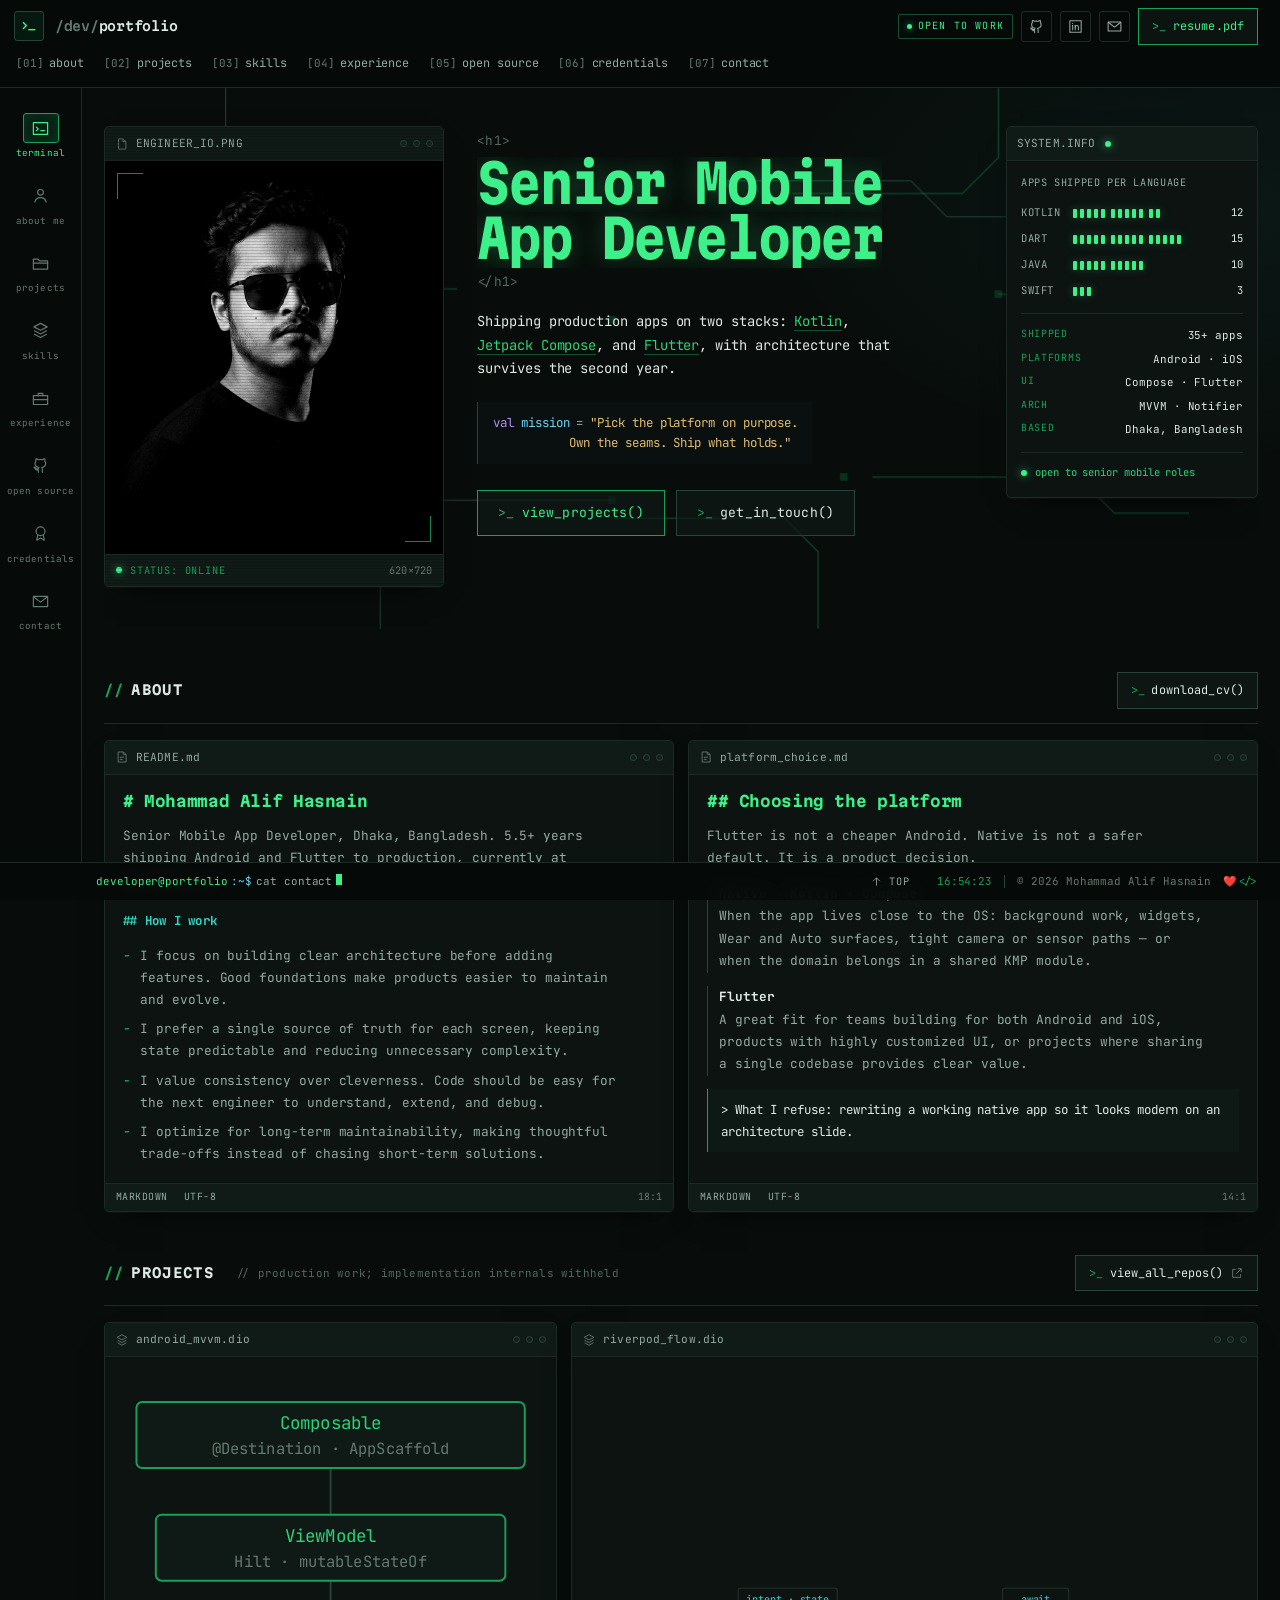
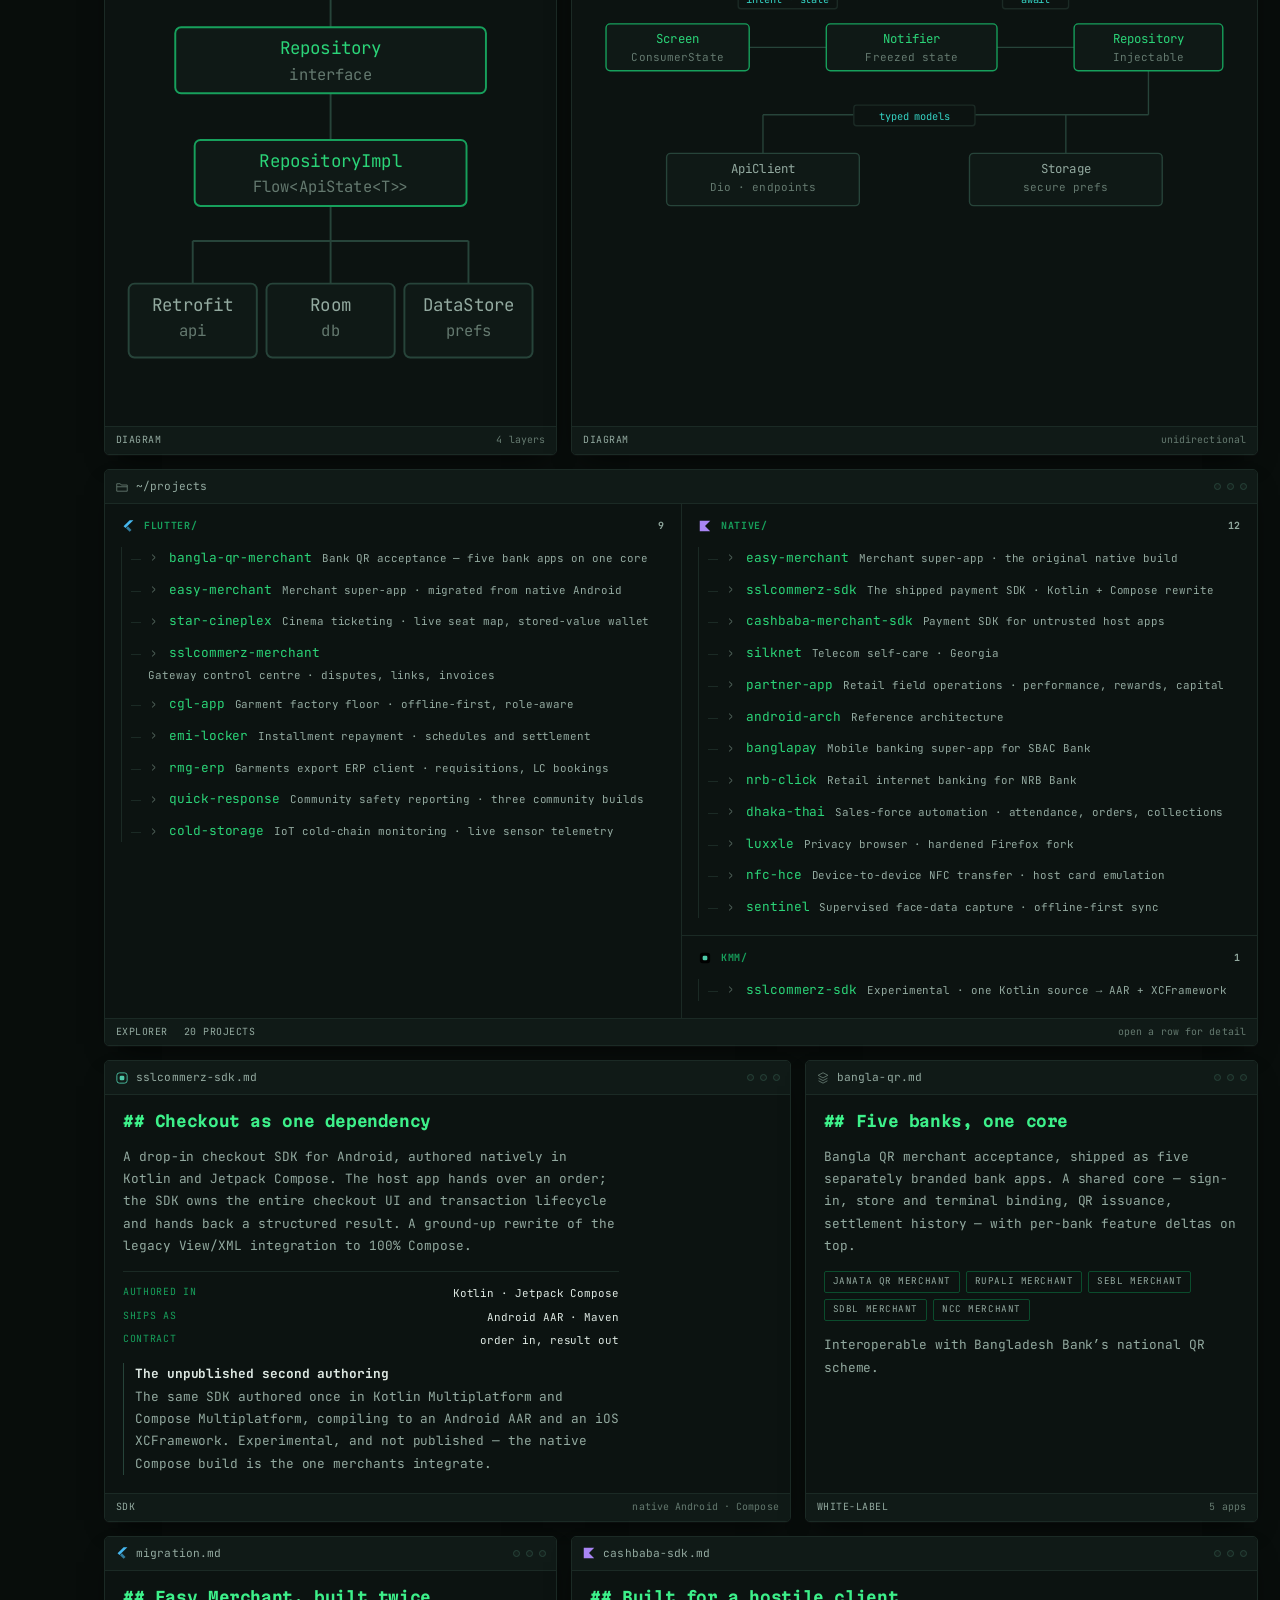
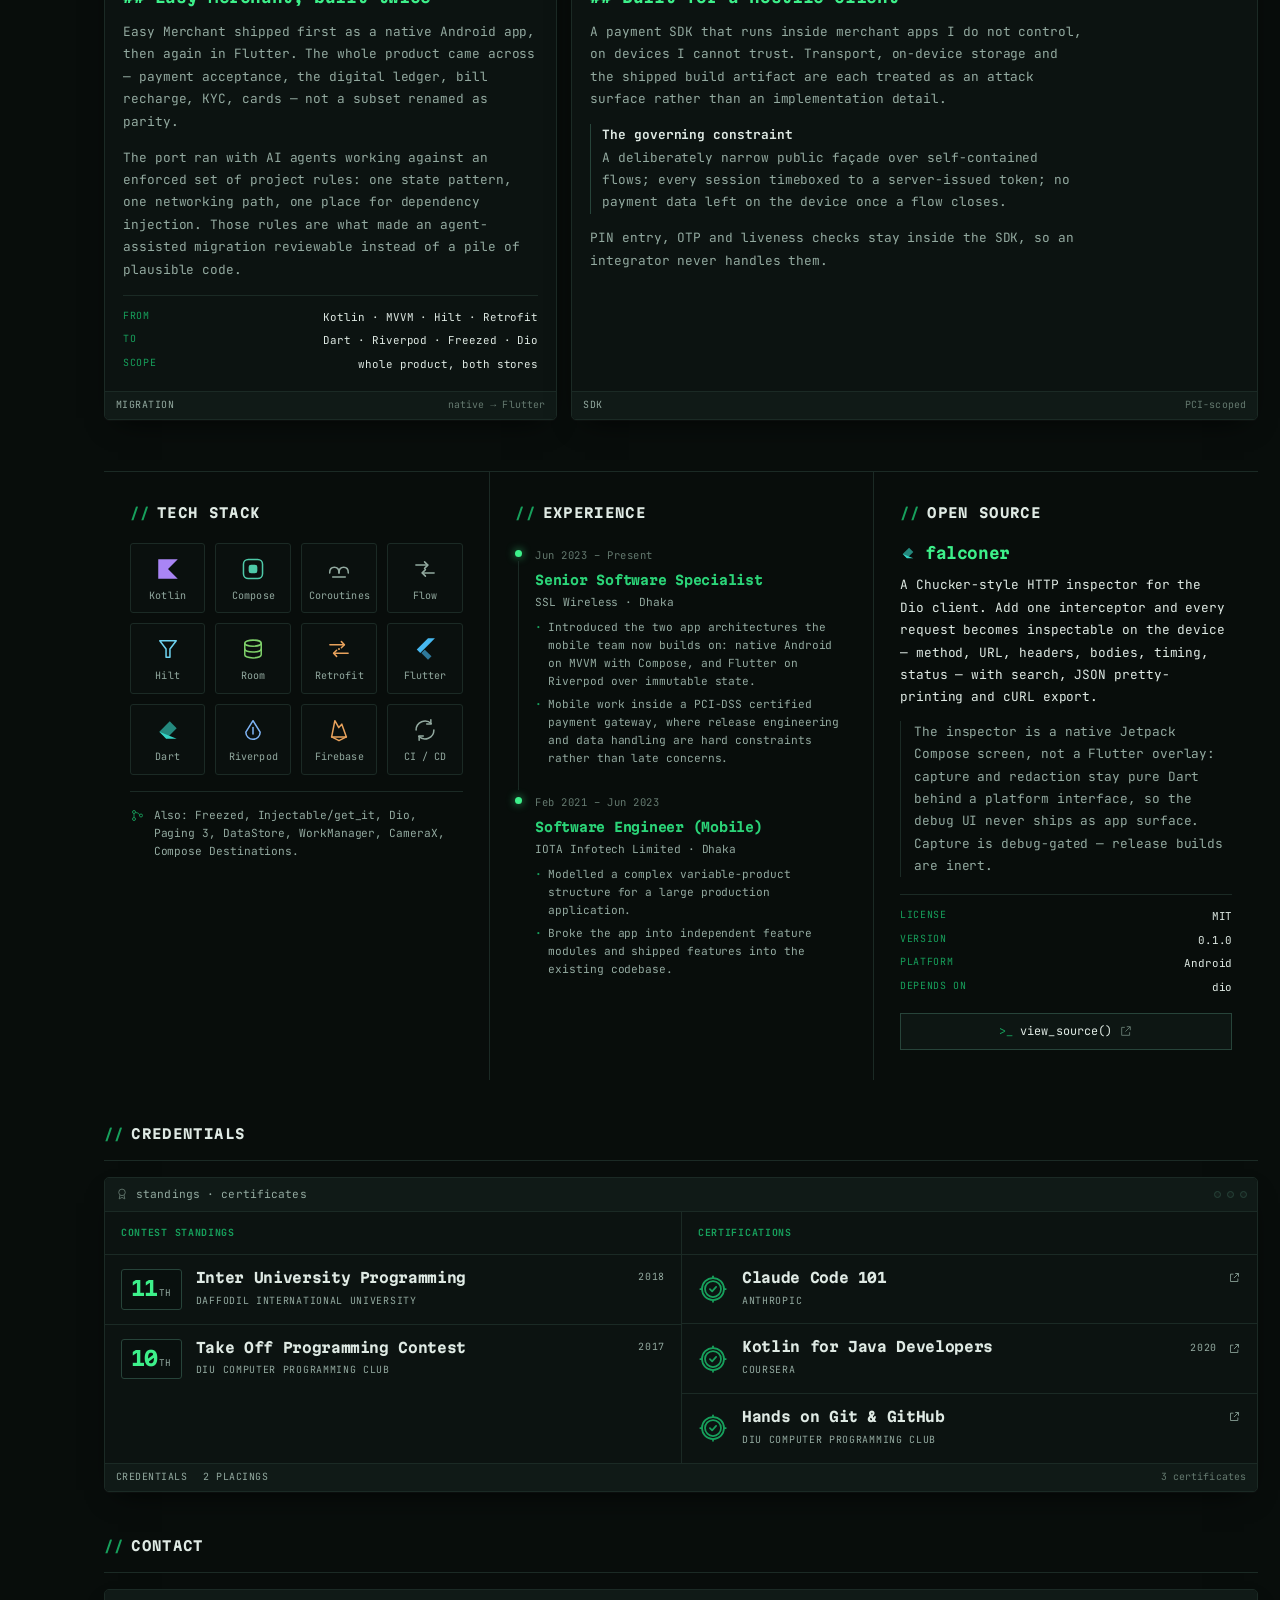
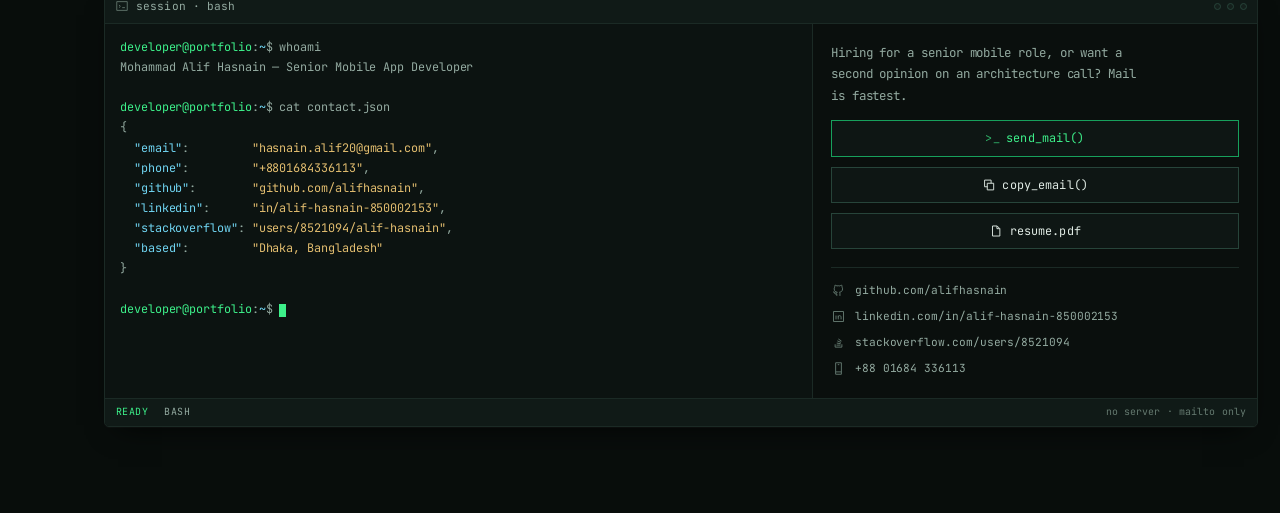
<file: index.html>
<!DOCTYPE html>
<html lang="en" data-boot="pending">

<head>
  <meta charset="utf-8">
  <meta name="viewport" content="width=device-width, initial-scale=1">
  <title>Mohammad Alif Hasnain — Senior Mobile App Developer</title>
  <meta name="description"
    content="Senior Mobile App Developer building production Android and Flutter apps. Kotlin, Jetpack Compose, Dart, Riverpod, MVVM architecture.">
  <meta name="color-scheme" content="dark">
  <meta name="theme-color" content="#080d0b">

  <meta property="og:type" content="website">
  <meta property="og:title" content="Mohammad Alif Hasnain — Senior Mobile App Developer">
  <meta property="og:description" content="Production Android and Flutter. Kotlin, Compose, Dart, Riverpod, MVVM.">
  <!-- Absolute, not relative: WhatsApp, Facebook, LinkedIn and Slack all refuse to
       resolve a relative og:image against the page URL, and silently drop the
       preview image instead of erroring. Update both this and og:url together if
       the site ever moves off github.io. -->
  <meta property="og:url" content="https://alifhasnain.github.io/">
  <meta property="og:image" content="https://alifhasnain.github.io/assets/img/og.png">
  <meta property="og:image:width" content="1200">
  <meta property="og:image:height" content="630">
  <meta property="og:image:alt" content="Terminal window reading Mohammad Alif Hasnain, Senior Mobile App Developer, with a Kotlin, Jetpack Compose, Dart, Flutter, Riverpod and MVVM stack line.">
  <meta name="twitter:card" content="summary_large_image">

  <link rel="icon" href="assets/img/favicon.svg" type="image/svg+xml">
  <link rel="preload" href="assets/fonts/martian-mono-latin.woff2" as="font" type="font/woff2" crossorigin>
  <link rel="preload" href="assets/fonts/jetbrains-mono-latin.woff2" as="font" type="font/woff2" crossorigin>
  <link rel="stylesheet" href="assets/css/site.css">
</head>

<body id="top">

  <!--
  THESIS: A portfolio that is the engineer's own working environment, not a page about
  one. Refuses the centered-hero / three-identical-cards / soft-gradient candidate site.
  OWN-WORLD: Phosphor green (#3df08a) on near-black (#080d0b). Every container is IDE
  window chrome: title strip, gutter with line numbers, status bar. Martian Mono display,
  JetBrains Mono code. Hairline rules (#1b2a25), circuit-trace ground, authored SVG icons.
  STORY: A tech lead sees real Kotlin and real Dart in the first two screens, reads a
  stated point of view on choosing between them, and leaves with the email or the resume.
  FIRST VIEWPORT: Fixed top bar + left activity rail. Portrait pane left, compiling
  <h1> centre at clamp max 3.95rem green (82% width axis), SYSTEM.INFO readout right.
  Primary action get_in_touch() sits under the mission string; resume.pdf is pinned
  top-right at every scroll depth. On phones the headline moves above the portrait.
  FORM: Brief-pinned by inspiration.png ("follow this"); pinned direction beats the roll,
  so no concept-seed key exists for this build.
  FINISH: unreviewed and undocumented is unfinished; this build ends with the finish review, the verdict, and DESIGN.md
-->

  <a class="skiplink" href="#main">Skip to content</a>

  <svg class="sprite" aria-hidden="true" focusable="false" width="0" height="0" style="position:absolute">
    <defs>
      <symbol id="i-terminal" viewBox="0 0 24 24">
        <path d="M3 4.5h18v15H3z" />
        <path d="m6.8 10.2 2.4 2.3-2.4 2.3" />
        <path d="M12.4 14.8h4.6" />
      </symbol>
      <symbol id="i-user" viewBox="0 0 24 24">
        <circle cx="12" cy="8" r="3.6" />
        <path d="M5 20.2c.6-3.6 3.4-5.6 7-5.6s6.4 2 7 5.6" />
      </symbol>
      <symbol id="i-folder" viewBox="0 0 24 24">
        <path d="M3 6.4h6l1.8 2.2H21v10.6H3z" />
        <path d="M3 11.6h18" />
      </symbol>
      <symbol id="i-layers" viewBox="0 0 24 24">
        <path d="m12 3 8.4 4.4L12 11.8 3.6 7.4z" />
        <path d="m4.4 12.4 7.6 4 7.6-4" />
        <path d="m4.4 16.8 7.6 4 7.6-4" />
      </symbol>
      <symbol id="i-briefcase" viewBox="0 0 24 24">
        <path d="M3 8.4h18v11.2H3z" />
        <path d="M9 8.4V5.6h6v2.8" />
        <path d="M3 13.4h18" />
      </symbol>
      <symbol id="i-note" viewBox="0 0 24 24">
        <path d="M5.4 3.4h9.2L19 7.8v12.8H5.4z" />
        <path d="M14.2 3.6v4.4H18.8" />
        <path d="M8.4 12.4h7" />
        <path d="M8.4 16.2h4.6" />
      </symbol>
      <symbol id="i-mail" viewBox="0 0 24 24">
        <path d="M3 5.6h18v12.8H3z" />
        <path d="m3.6 6.4 8.4 6.4 8.4-6.4" />
      </symbol>
      <symbol id="i-phone" viewBox="0 0 24 24">
        <path d="M7.4 2.8h9.2v18.4H7.4z" />
        <path d="M7.4 17.4h9.2" />
        <path d="M10.8 5.8h2.4" />
      </symbol>
      <symbol id="i-github" viewBox="0 0 24 24">
        <path
          d="M9.3 20.6v-2.9c-3 .5-3.8-1.3-3.8-1.3-.5-1.2-1.2-1.6-1.2-1.6-1-.7 0-.7 0-.7 1.1.1 1.7 1.1 1.7 1.1 1 1.7 2.6 1.2 3.3.9.1-.7.4-1.2.7-1.5-2.4-.3-4.9-1.2-4.9-5.3 0-1.2.4-2.1 1.1-2.9-.1-.3-.5-1.4.1-2.8 0 0 1-.3 3.2 1.1a8.6 8.6 0 0 1 4.6 0c2.2-1.4 3.2-1.1 3.2-1.1.6 1.4.2 2.5.1 2.8.7.8 1.1 1.7 1.1 2.9 0 4.1-2.5 5-4.9 5.3.4.4.7 1.1.7 2.2v3.8" />
      </symbol>
      <symbol id="i-linkedin" viewBox="0 0 24 24">
        <path d="M4 4h16v16H4z" />
        <path d="M8 10.4v6.2" />
        <path d="M8 7.6v.2" />
        <path d="M11.6 16.6v-6.2" />
        <path d="M11.6 13.2c0-1.6.9-2.6 2.3-2.6s2.2 1 2.2 2.6v3.4" />
      </symbol>
      <symbol id="i-arrow-up" viewBox="0 0 24 24">
        <path d="M12 19.4V5.2" />
        <path d="m5.8 11.4 6.2-6.2 6.2 6.2" />
      </symbol>
      <symbol id="i-copy" viewBox="0 0 24 24">
        <path d="M9 9h11v11.4H9z" />
        <path d="M15.6 9V3.6H4.4V15h5.2" />
      </symbol>
      <symbol id="i-external" viewBox="0 0 24 24">
        <path d="M13.4 4.6H19.4v6" />
        <path d="M19 5 11 13" />
        <path d="M18.2 14v5.4H4.6V5.8H10" />
      </symbol>
      <symbol id="i-doc" viewBox="0 0 24 24">
        <path d="M6 3.4h8L18.6 8v12.6H6z" />
        <path d="M13.6 3.6V8h4.8" />
      </symbol>
      <symbol id="i-check" viewBox="0 0 24 24">
        <path d="m5 12.8 4.4 4.4L19 7.6" />
      </symbol>
      <symbol id="i-award" viewBox="0 0 24 24">
        <circle cx="12" cy="9.2" r="5.6" />
        <path d="m8.5 13.9-1.3 6.5 4.8-2.6 4.8 2.6-1.3-6.5" />
      </symbol>
      <symbol id="i-seal" viewBox="0 0 24 24">
        <circle cx="12" cy="12" r="8.8" />
        <circle cx="12" cy="12" r="6.4" />
        <path d="m9.5 12.1 1.8 1.8 3.2-3.6" />
        <path d="M12 3.2V1.8" />
        <path d="M12 22.2v-1.4" />
        <path d="M3.2 12H1.8" />
        <path d="M22.2 12h-1.4" />
      </symbol>
      <symbol id="i-caret" viewBox="0 0 24 24">
        <path d="m9.6 6.4 6 5.6-6 5.6" />
      </symbol>
      <symbol id="i-play" viewBox="0 0 24 24">
        <path d="M6.2 3.6 19.4 12 6.2 20.4z" />
      </symbol>
      <symbol id="i-stack" viewBox="0 0 24 24">
        <path d="M17.4 14.8v4.6H6.6v-4.6" />
        <path d="M8.8 16.2h6.4" />
        <path d="m9.2 12.9 6.3 1.1" />
        <path d="m10.1 9.5 5.9 2.2" />
        <path d="m11.8 6.4 5 3.3" />
      </symbol>

      <symbol id="t-kotlin" viewBox="0 0 24 24">
        <path d="M3 3h18l-9 9 9 9H3z" fill="currentColor" stroke="none" />
      </symbol>
      <symbol id="t-compose" viewBox="0 0 24 24">
        <rect x="3.2" y="3.2" width="17.6" height="17.6" rx="4.4" />
        <rect x="8" y="8" width="8" height="8" rx="2.2" fill="currentColor" stroke="none" />
      </symbol>
      <symbol id="t-coroutines" viewBox="0 0 24 24">
        <path d="M3.4 15.6c0-3.4 2-5.2 4.3-5.2s4.3 1.8 4.3 5.2" />
        <path d="M12 15.6c0-3.4 2-5.2 4.3-5.2s4.3 1.8 4.3 5.2" />
        <path d="M6.2 19.4h11.6" />
      </symbol>
      <symbol id="t-flow" viewBox="0 0 24 24">
        <path d="M3.6 8.4h10.8" />
        <path d="m11.6 5.4 3 3-3 3" />
        <path d="M20.4 15.6H9.6" />
        <path d="m12.4 12.6-3 3 3 3" />
      </symbol>
      <symbol id="t-hilt" viewBox="0 0 24 24">
        <path d="M4.4 4.4h15.2L13.8 12v7.6h-3.6V12z" />
      </symbol>
      <symbol id="t-room" viewBox="0 0 24 24">
        <ellipse cx="12" cy="6.6" rx="7.6" ry="2.8" />
        <path d="M4.4 6.6v10.8c0 1.6 3.4 2.8 7.6 2.8s7.6-1.2 7.6-2.8V6.6" />
        <path d="M4.4 12c0 1.6 3.4 2.8 7.6 2.8s7.6-1.2 7.6-2.8" />
      </symbol>
      <symbol id="t-retrofit" viewBox="0 0 24 24">
        <path d="M3.6 8h13.2" />
        <path d="m14.2 5.2 2.8 2.8-2.8 2.8" />
        <path d="M20.4 16h-13.2" />
        <path d="m9.8 13.2-2.8 2.8 2.8 2.8" />
        <circle cx="12" cy="12" r=".9" fill="currentColor" stroke="none" />
      </symbol>
      <symbol id="t-flutter" viewBox="0 0 24 24">
        <path d="M14.8 2 4.4 12.4l3.2 3.2L21.2 2z" fill="currentColor" stroke="none" />
        <path d="M14.8 22 8.6 15.8l3.2-3.2L18 18.8z" fill="currentColor" stroke="none" opacity=".62" />
      </symbol>
      <symbol id="t-dart" viewBox="0 0 24 24">
        <path d="M4 13.6 13.6 4l6.4 6.4-9.6 9.6z" fill="currentColor" stroke="none" opacity=".62" />
        <path d="M4 13.6 10.4 20h9.6L4 13.6z" fill="currentColor" stroke="none" />
      </symbol>
      <symbol id="t-riverpod" viewBox="0 0 24 24">
        <path d="M12 3.4 18.6 14a6.6 6.6 0 1 1-13.2 0z" />
        <path d="M12 9.6v6" />
      </symbol>
      <symbol id="t-firebase" viewBox="0 0 24 24">
        <path d="m5.2 18.4 3-15 3.6 6.4 2.8-3.2 4.2 11.8z" />
        <path d="m5.2 18.4 6.8 3.4 6.8-3.4" />
      </symbol>
      <symbol id="t-git" viewBox="0 0 24 24">
        <circle cx="6.4" cy="6.4" r="2.4" />
        <circle cx="6.4" cy="17.6" r="2.4" />
        <circle cx="17.6" cy="12" r="2.4" />
        <path d="M6.4 8.8v6.4" />
        <path d="M8.6 7.4c4.6 0 6.6 1.6 6.6 4.6" />
      </symbol>
      <symbol id="t-cicd" viewBox="0 0 24 24">
        <path d="M20.2 12a8.2 8.2 0 0 1-14 5.8" />
        <path d="M3.8 12a8.2 8.2 0 0 1 14-5.8" />
        <path d="M17.4 2.6v3.8h-3.8" />
        <path d="M6.6 21.4v-3.8h3.8" />
      </symbol>
    </defs>
  </svg>

  <header class="topbar">
    <a class="brand" href="#top" aria-label="Home">
      <span class="brand__mark" aria-hidden="true">
        <svg viewBox="0 0 24 24">
          <path d="m5.4 8 3.4 3.4L5.4 15" />
          <path d="M12 16.4h6.6" />
        </svg>
      </span>
      <span class="brand__path"><span class="brand__dir">/dev/</span>portfolio</span>
    </a>

    <nav class="nav" aria-label="Sections">
      <a href="#about"><i>[01]</i>about</a>
      <a href="#projects"><i>[02]</i>projects</a>
      <a href="#skills"><i>[03]</i>skills</a>
      <a href="#experience"><i>[04]</i>experience</a>
      <a href="#opensource"><i>[05]</i>open&nbsp;source</a>
      <a href="#credentials"><i>[06]</i>credentials</a>
      <a href="#contact"><i>[07]</i>contact</a>
    </nav>

    <div class="topbar__end">
      <span class="statuschip statuschip--live" title="Available for senior mobile roles">
        <span class="dot" aria-hidden="true"></span>open to work
      </span>
      <a class="iconbtn" href="https://github.com/alifhasnain" target="_blank" rel="noopener noreferrer"
        aria-label="GitHub (opens in a new tab)"><svg>
          <use href="#i-github" />
        </svg></a>
      <a class="iconbtn" href="https://linkedin.com/in/alif-hasnain-850002153" target="_blank" rel="noopener noreferrer"
        aria-label="LinkedIn (opens in a new tab)"><svg>
          <use href="#i-linkedin" />
        </svg></a>
      <a class="iconbtn iconbtn--keep" href="mailto:hasnain.alif20@gmail.com" aria-label="Email"><svg>
          <use href="#i-mail" />
        </svg></a>
      <a class="termbtn termbtn--hot" href="assets/alif-hasnain-resume.pdf" download>
        <span class="termbtn__caret" aria-hidden="true">&gt;_</span>resume.pdf
      </a>
    </div>
  </header>

  <aside class="rail" aria-label="Quick navigation">
    <ul>
      <li><a href="#top" data-rail="top" class="is-active"><span class="rail__box"><svg>
              <use href="#i-terminal" />
            </svg></span><span class="rail__label">terminal</span></a></li>
      <li><a href="#about" data-rail="about"><span class="rail__box"><svg>
              <use href="#i-user" />
            </svg></span><span class="rail__label">about me</span></a></li>
      <li><a href="#projects" data-rail="projects"><span class="rail__box"><svg>
              <use href="#i-folder" />
            </svg></span><span class="rail__label">projects</span></a></li>
      <li><a href="#skills" data-rail="skills"><span class="rail__box"><svg>
              <use href="#i-layers" />
            </svg></span><span class="rail__label">skills</span></a></li>
      <li><a href="#experience" data-rail="experience"><span class="rail__box"><svg>
              <use href="#i-briefcase" />
            </svg></span><span class="rail__label">experience</span></a></li>
      <li><a href="#opensource" data-rail="opensource"><span class="rail__box"><svg>
              <use href="#i-github" />
            </svg></span><span class="rail__label">open source</span></a></li>
      <li><a href="#credentials" data-rail="credentials"><span class="rail__box"><svg>
              <use href="#i-award" />
            </svg></span><span class="rail__label">credentials</span></a></li>
      <li><a href="#contact" data-rail="contact"><span class="rail__box"><svg>
              <use href="#i-mail" />
            </svg></span><span class="rail__label">contact</span></a></li>
    </ul>
  </aside>

  <main id="main">

    <!-- ══ HERO ═══════════════════════════════════════════════════════════ -->
    <section class="hero" id="terminal" aria-labelledby="hero-title">
      <svg class="traces" viewBox="0 0 1200 420" preserveAspectRatio="xMidYMid slice" aria-hidden="true"
        focusable="false">
        <g class="traces__g">
          <path d="M0 60h180l28 28h150" />
          <path d="M0 150h96l24-24h210l30 30h120" />
          <path d="M1200 74h-190l-26 26H860l-28-28H690" />
          <path d="M1200 190h-120l-30-30H900" />
          <path d="M0 300h150l26 26h190" />
          <path d="M1200 330h-210l-28-28h-160" />
          <path d="M420 420v-70l30-30h150" />
          <path d="M760 420v-60l-26-26H600" />
          <path d="M300 0v70l26 26h120" />
          <path d="M900 0v54l-28 28H740" />
        </g>
        <g class="traces__n">
          <rect x="355" y="84" width="6" height="6" />
          <rect x="597" y="177" width="6" height="6" />
          <rect x="687" y="71" width="6" height="6" />
          <rect x="897" y="157" width="6" height="6" />
          <rect x="363" y="323" width="6" height="6" />
          <rect x="777" y="299" width="6" height="6" />
          <rect x="597" y="317" width="6" height="6" />
          <rect x="443" y="93" width="6" height="6" />
        </g>
      </svg>

      <figure class="pane pane--shot portrait">
        <div class="pane__bar">
          <span class="pane__name"><svg class="pane__ico" aria-hidden="true">
              <use href="#i-doc" />
            </svg>ENGINEER_IO.PNG</span>
          <span class="pane__dots" aria-hidden="true"><i></i><i></i><i></i></span>
        </div>
        <div class="portrait__frame">
          <span class="portrait__bracket portrait__bracket--tl" aria-hidden="true"></span>
          <span class="portrait__bracket portrait__bracket--br" aria-hidden="true"></span>
          <img src="assets/img/portrait.webp" alt="Portrait of Mohammad Alif Hasnain" width="620" height="720"
            fetchpriority="high" decoding="async">
        </div>
        <figcaption class="pane__foot">
          <span class="led" aria-hidden="true"></span>STATUS: ONLINE
          <span class="pane__foot-end">620×720</span>
        </figcaption>
      </figure>

      <div class="hero__mid">
        <p class="tagmark" aria-hidden="true">&lt;h1&gt;</p>
        <h1 id="hero-title" class="hero__title">
          <span class="wipe"><span>Senior Mobile</span></span>
          <span class="wipe"><span>App Developer</span></span>
        </h1>
        <p class="tagmark" aria-hidden="true">&lt;/h1&gt;</p>

        <p class="hero__lede">
          Shipping production apps on two stacks:
          <a class="clink" href="#skills">Kotlin</a>, <a class="clink" href="#skills">Jetpack&nbsp;Compose</a>,
          and <a class="clink" href="#skills">Flutter</a>, with architecture that survives the second year.
        </p>

        <pre class="hero__mission"><code><span class="k">val</span> <span class="v">mission</span> = <span class="s">"Pick the platform on purpose.</span>
<span class="s">           Own the seams. Ship what holds."</span></code></pre>

        <div class="hero__cta">
          <a class="termbtn termbtn--hot termbtn--lg" href="#projects"><span class="termbtn__caret"
              aria-hidden="true">&gt;_</span>view_projects()</a>
          <a class="termbtn termbtn--lg" href="#contact"><span class="termbtn__caret"
              aria-hidden="true">&gt;_</span>get_in_touch()</a>
        </div>
      </div>

      <div class="pane sysinfo">
        <div class="pane__bar">
          <span class="pane__name">SYSTEM.INFO</span>
          <span class="led led--pulse" aria-hidden="true"></span>
        </div>
        <div class="sysinfo__body">
          <p class="sysinfo__cap">apps shipped per language</p>
          <!-- One cell per shipped app, grouped in fives. The run of cells IS the
               number — not a proportion of an implied maximum — so a count and
               its cells cannot silently disagree the way a `--fill` percentage
               could. Change a number here and add or remove cells to match; the
               two sit on the same line, so a mismatch is visible on sight.
               The cells are aria-hidden because .meters__v already states the
               count as text. -->
          <ul class="meters">
            <li><span class="meters__k">Kotlin</span><span class="tally"
                aria-hidden="true"><i></i><i></i><i></i><i></i><i></i><i></i><i></i><i></i><i></i><i></i><i></i><i></i></span><span
                class="meters__v">12</span></li>
            <li><span class="meters__k">Dart</span><span class="tally"
                aria-hidden="true"><i></i><i></i><i></i><i></i><i></i><i></i><i></i><i></i><i></i><i></i><i></i><i></i><i></i><i></i><i></i></span><span
                class="meters__v">15</span></li>
            <li><span class="meters__k">Java</span><span class="tally"
                aria-hidden="true"><i></i><i></i><i></i><i></i><i></i><i></i><i></i><i></i><i></i><i></i></span><span
                class="meters__v">10</span></li>
            <li><span class="meters__k">Swift</span><span class="tally"
                aria-hidden="true"><i></i><i></i><i></i></span><span class="meters__v">3</span></li>
          </ul>
          <dl class="kv">
            <dt>SHIPPED</dt>
            <dd>35+ apps</dd>
            <dt>PLATFORMS</dt>
            <dd>Android · iOS</dd>
            <dt>UI</dt>
            <dd>Compose · Flutter</dd>
            <dt>ARCH</dt>
            <dd>MVVM · Notifier</dd>
            <dt>BASED</dt>
            <dd>Dhaka, Bangladesh</dd>
          </dl>
          <p class="sysinfo__status"><span class="led" aria-hidden="true"></span>open to senior mobile roles</p>
        </div>
      </div>
    </section>

    <!-- ══ ABOUT ══════════════════════════════════════════════════════════ -->
    <section class="band" id="about" aria-labelledby="about-h">
      <div class="band__head">
        <h2 class="mark" id="about-h"><i aria-hidden="true">//</i>ABOUT</h2>
        <a class="termbtn" href="assets/alif-hasnain-resume.pdf" download><span class="termbtn__caret"
            aria-hidden="true">&gt;_</span>download_cv()</a>
      </div>

      <div class="grid grid--about">
        <article class="pane">
          <div class="pane__bar">
            <span class="pane__name"><svg class="pane__ico" aria-hidden="true">
                <use href="#i-note" />
              </svg>README.md</span>
            <span class="pane__dots" aria-hidden="true"><i></i><i></i><i></i></span>
          </div>
          <div class="md">
            <h3 class="md__h1"># Mohammad Alif Hasnain</h3>
            <p>Senior Mobile App Developer, Dhaka, Bangladesh. 5.5+ years shipping Android and Flutter to production,
              currently at SSL&nbsp;Wireless.</p>
            <h4 class="md__h2">## How I work</h4>
            <ul class="md__list">
              <li>I focus on building clear architecture before adding features. Good foundations make products easier to maintain and evolve.</li>
              <li>I prefer a single source of truth for each screen, keeping state predictable and reducing unnecessary complexity.</li>
              <li>I value consistency over cleverness. Code should be easy for the next engineer to understand, extend, and debug.</li>
              <li>I optimize for long-term maintainability, making thoughtful trade-offs instead of chasing short-term solutions.</li>
            </ul>
          </div>
          <div class="pane__status"><span>MARKDOWN</span><span>utf-8</span><span class="pane__status-end">18:1</span>
          </div>
        </article>

        <article class="pane">
          <div class="pane__bar">
            <span class="pane__name"><svg class="pane__ico" aria-hidden="true">
                <use href="#i-note" />
              </svg>platform_choice.md</span>
            <span class="pane__dots" aria-hidden="true"><i></i><i></i><i></i></span>
          </div>
          <div class="md">
            <h3 class="md__h1">## Choosing the platform</h3>
            <p>Flutter is not a cheaper Android. Native is not a safer default. It is a product decision.</p>
            <p class="md__pick"><b>Native · Kotlin + Compose</b><br>When the app lives close to the OS: background work,
              widgets, Wear and Auto surfaces, tight camera or sensor paths — or when the domain belongs in a shared KMP
              module.</p>
            <p class="md__pick"><b>Flutter</b><br>A great fit for teams building for both Android and iOS, products with highly customized UI, or projects where sharing a single codebase provides clear value.
            </p>
            <blockquote class="md__quote">&gt; What I refuse: rewriting a working native app so it looks modern on an
              architecture slide.</blockquote>
          </div>
          <div class="pane__status"><span>MARKDOWN</span><span>utf-8</span><span class="pane__status-end">14:1</span>
          </div>
        </article>
      </div>
    </section>

    <!-- ══ PROJECTS ═══════════════════════════════════════════════════ -->
    <!-- No screenshots exist, so the section argues in structure instead: two
       architecture diagrams for HOW, a project explorer for WHAT and at what
       breadth, then four deep dives for the stories a lead will ask about. The
       explorer is native to this world (an IDE sidebar) and the source data is
       literally a directory tree. Tree rules are 1px borders, not box-drawing
       characters, and nothing carries a collapse caret because nothing
       collapses. Client names are published with the owner's authorisation;
       bundle ids, class names, endpoints and crypto wire formats are not. -->
    <section class="band" id="projects" aria-labelledby="projects-h">
      <div class="band__head">
        <h2 class="mark" id="projects-h"><i aria-hidden="true">//</i>PROJECTS</h2>
        <p class="band__note"><span class="sample">// production work; implementation internals withheld</span></p>
        <a class="termbtn" href="https://github.com/alifhasnain?tab=repositories" target="_blank"
          rel="noopener noreferrer"><span class="termbtn__caret" aria-hidden="true">&gt;_</span>view_all_repos()<svg
            class="termbtn__ext" aria-hidden="true">
            <use href="#i-external" />
          </svg></a>
      </div>

      <div class="mosaic">

        <article class="pane pane--dgA">
          <div class="pane__bar">
            <span class="pane__name"><svg class="pane__ico" aria-hidden="true">
                <use href="#i-layers" />
              </svg>android_mvvm.dio</span>
            <span class="pane__dots" aria-hidden="true"><i></i><i></i><i></i></span>
          </div>
          <div class="dgm">
            <svg viewBox="0 0 220 330" role="img"
              aria-label="Native Android layers: a Composable screen wrapped in a shared scaffold, a Hilt ViewModel extending BaseViewModel and holding Compose state, a repository interface, an implementation emitting a Flow of loading, success and failure states, and three data sources — Retrofit, Room and DataStore. There is no use-case tier.">
              <g class="dgm__wire">
                <path d="M110 50v24" />
                <path d="M110 108v24" />
                <path d="M110 166v24" />
                <path d="M110 224v18" />
                <path d="M39 242h142" />
                <path d="M39 242v22" />
                <path d="M110 242v22" />
                <path d="M181 242v22" />
              </g>
              <g class="dgm__box">
                <rect x="10" y="16" width="200" height="34" rx="3" /><text x="110" y="30">Composable</text><text x="110"
                  y="43" class="dim">@Destination · AppScaffold</text>
                <rect x="20" y="74" width="180" height="34" rx="3" /><text x="110" y="88">ViewModel</text><text x="110"
                  y="101" class="dim">Hilt · mutableStateOf</text>
                <rect x="30" y="132" width="160" height="34" rx="3" /><text x="110" y="146">Repository</text><text
                  x="110" y="159" class="dim">interface</text>
                <rect x="40" y="190" width="140" height="34" rx="3" /><text x="110" y="204">RepositoryImpl</text><text
                  x="110" y="217" class="dim">Flow&lt;ApiState&lt;T&gt;&gt;</text>
              </g>
              <g class="dgm__box dgm__box--leaf">
                <rect x="6" y="264" width="66" height="38" rx="3" /><text x="39" y="278">Retrofit</text><text x="39"
                  y="291" class="dim">api</text>
                <rect x="77" y="264" width="66" height="38" rx="3" /><text x="110" y="278">Room</text><text x="110"
                  y="291" class="dim">db</text>
                <rect x="148" y="264" width="66" height="38" rx="3" /><text x="181" y="278">DataStore</text><text
                  x="181" y="291" class="dim">prefs</text>
              </g>
            </svg>
          </div>
          <div class="pane__status"><span>DIAGRAM</span><span class="pane__status-end">4 layers</span></div>
        </article>

        <article class="pane pane--dgF">
          <div class="pane__bar">
            <span class="pane__name"><svg class="pane__ico" aria-hidden="true">
                <use href="#i-layers" />
              </svg>riverpod_flow.dio</span>
            <span class="pane__dots" aria-hidden="true"><i></i><i></i><i></i></span>
          </div>
          <div class="dgm">
            <svg viewBox="0 0 480 190" role="img"
              aria-label="Flutter Riverpod flow: a ConsumerState screen sends intent to a Notifier, which holds immutable Freezed state and hands it back; the Notifier awaits an Injectable repository, which calls a Dio client over namespaced endpoints and reads secure preference storage, returning typed models.">
              <g class="dgm__wire">
                <path d="M120 63h56" />
                <path d="M300 63h56" />
                <path d="M410 80v32" />
                <path d="M130 112h280" />
                <path d="M130 112v28" />
                <path d="M350 112v28" />
              </g>
              <g class="dgm__lab">
                <rect x="112" y="20" width="72" height="15" rx="2" /><text x="148" y="31">intent · state</text>
                <rect x="304" y="20" width="48" height="15" rx="2" /><text x="328" y="31">await</text>
                <rect x="196" y="105" width="88" height="15" rx="2" /><text x="240" y="116">typed models</text>
              </g>
              <g class="dgm__box">
                <rect x="16" y="46" width="104" height="34" rx="3" /><text x="68" y="60">Screen</text><text x="68"
                  y="73" class="dim">ConsumerState</text>
                <rect x="176" y="46" width="124" height="34" rx="3" /><text x="238" y="60">Notifier</text><text x="238"
                  y="73" class="dim">Freezed state</text>
                <rect x="356" y="46" width="108" height="34" rx="3" /><text x="410" y="60">Repository</text><text
                  x="410" y="73" class="dim">Injectable</text>
              </g>
              <g class="dgm__box dgm__box--leaf">
                <rect x="60" y="140" width="140" height="38" rx="3" /><text x="130" y="154">ApiClient</text><text
                  x="130" y="167" class="dim">Dio · endpoints</text>
                <rect x="280" y="140" width="140" height="38" rx="3" /><text x="350" y="154">Storage</text><text x="350"
                  y="167" class="dim">secure prefs</text>
              </g>
            </svg>
          </div>
          <div class="pane__status"><span>DIAGRAM</span><span class="pane__status-end">unidirectional</span></div>
        </article>

        <article class="pane pane--tree">
          <div class="pane__bar">
            <span class="pane__name"><svg class="pane__ico" aria-hidden="true">
                <use href="#i-folder" />
              </svg>~/projects</span>
            <span class="pane__dots" aria-hidden="true"><i></i><i></i><i></i></span>
          </div>
          <div class="tree">
            <div class="tree__col">
              <section class="tree__group">
                <h3 class="tree__cap"><svg class="tree__ico tint-f" aria-hidden="true">
                    <use href="#t-flutter" />
                  </svg>flutter/<span class="tree__count">9</span></h3>
                <ul class="tree__list">
                  <li class="tree__item">
                    <details class="tree__d">
                      <summary class="tree__row">
                        <svg class="tree__caret" aria-hidden="true">
                          <use href="#i-caret" />
                        </svg>
                        <span class="tree__name">bangla-qr-merchant</span>
                        <span class="tree__desc">Bank QR acceptance &mdash; five bank apps on one core</span>
                      </summary>
                      <div class="tree__panel">
                        <p class="tree__detail">Turns a merchant&rsquo;s phone into a payment terminal: enter an amount,
                          issue an interoperable Bangla QR for the customer to scan, or drive a card and wallet checkout
                          through the gateway. Settlement status and daily summaries land in a live dashboard with full
                          transaction history. Bilingual throughout, with PINs encrypted on the device before transport
                          and tokens held in the platform keystore.</p>
                        <ul class="tree__tags">
                          <li>Flutter</li>
                          <li>Riverpod</li>
                          <li>Freezed</li>
                          <li>Dio</li>
                          <li>Injectable</li>
                          <li>secure storage</li>
                        </ul>
                        <ul class="tree__kids">
                          <li class="has-store"><a
                              href="https://play.google.com/store/apps/details?id=com.sslwireless.jblmerchant"
                              target="_blank" rel="noopener noreferrer"
                              aria-label="Janata QR Merchant on Google Play (opens in a new tab)">Janata QR Merchant<svg
                                class="tree__kid-ico" aria-hidden="true">
                                <use href="#i-play" />
                              </svg></a></li>
                          <li class="has-store"><a
                              href="https://play.google.com/store/apps/details?id=com.sslwireless.rupalimerchant"
                              target="_blank" rel="noopener noreferrer"
                              aria-label="Rupali Merchant on Google Play (opens in a new tab)">Rupali Merchant<svg
                                class="tree__kid-ico" aria-hidden="true">
                                <use href="#i-play" />
                              </svg></a></li>
                          <li class="has-store"><a
                              href="https://play.google.com/store/apps/details?id=com.sslwireless.seblmerchant"
                              target="_blank" rel="noopener noreferrer"
                              aria-label="SEBL Merchant on Google Play (opens in a new tab)">SEBL Merchant<svg
                                class="tree__kid-ico" aria-hidden="true">
                                <use href="#i-play" />
                              </svg></a></li>
                          <li>SDBL Merchant</li>
                          <li>NCC Merchant</li>
                        </ul>
                      </div>
                    </details>
                  </li>
                  <li class="tree__item">
                    <details class="tree__d">
                      <summary class="tree__row">
                        <svg class="tree__caret" aria-hidden="true">
                          <use href="#i-caret" />
                        </svg>
                        <span class="tree__name">easy-merchant</span>
                        <span class="tree__desc">Merchant super-app &middot; migrated from native Android</span>
                      </summary>
                      <div class="tree__panel">
                        <p class="tree__detail">A merchant super-app rather than a payment terminal: QR acceptance and
                          settlement sit beside a digital ledger for daily receivables and payables, utility and airtime
                          recharge funded from the settlement balance, inventory and order management, KYC onboarding
                          with face liveness, card issuance and referrals. This is the Flutter build; the native
                          original is listed under <code>native/</code>.</p>
                        <ul class="tree__tags">
                          <li>Flutter</li>
                          <li>Riverpod</li>
                          <li>Freezed</li>
                          <li>Dio</li>
                          <li>get_it</li>
                          <li>Injectable</li>
                        </ul>
                        <a class="tree__store"
                          href="https://play.google.com/store/apps/details?id=com.sslwireless.easymerchants"
                          target="_blank" rel="noopener noreferrer"><svg class="tree__store-ico" aria-hidden="true">
                            <use href="#i-play" />
                          </svg>play_store()<svg class="tree__store-ext" aria-hidden="true">
                            <use href="#i-external" />
                          </svg></a>
                      </div>
                    </details>
                  </li>
                  <li class="tree__item">
                    <details class="tree__d">
                      <summary class="tree__row">
                        <svg class="tree__caret" aria-hidden="true">
                          <use href="#i-caret" />
                        </svg>
                        <span class="tree__name">star-cineplex</span>
                        <span class="tree__desc">Cinema ticketing &middot; live seat map, stored-value wallet</span>
                      </summary>
                      <div class="tree__panel">
                        <p class="tree__detail">The whole browse&ndash;book&ndash;pay&ndash;enter journey in one app:
                          film and showtime discovery across locations, a live seat map with time-boxed holds,
                          concessions, and checkout through the payment gateway. Adds a stored-value cinema wallet with
                          top-up and peer transfer, plus QR entry tickets. Resilient networking detects loss of
                          connectivity and replays requests.</p>
                        <ul class="tree__tags">
                          <li>Flutter</li>
                          <li>Riverpod</li>
                          <li>Dio</li>
                          <li>ScreenUtil</li>
                          <li>Lottie</li>
                        </ul>
                      </div>
                    </details>
                  </li>
                  <li class="tree__item">
                    <details class="tree__d">
                      <summary class="tree__row">
                        <svg class="tree__caret" aria-hidden="true">
                          <use href="#i-caret" />
                        </svg>
                        <span class="tree__name">sslcommerz-merchant</span>
                        <span class="tree__desc">Gateway control centre &middot; disputes, links, invoices</span>
                      </summary>
                      <div class="tree__panel">
                        <p class="tree__detail">The mobile control centre for merchants on the gateway: transaction
                          monitoring, store and staff management, dispute handling, payment links and invoices, and a
                          co-branded prepaid card &mdash; consolidating work that used to live across web dashboards and
                          support calls. Biometric sign-in, encrypted local storage, real-time push. Around 747 Dart
                          files across 33+ feature modules.</p>
                        <ul class="tree__tags">
                          <li>Flutter</li>
                          <li>Riverpod</li>
                          <li>Firebase</li>
                          <li>biometrics</li>
                          <li>pagination</li>
                        </ul>
                        <a class="tree__store"
                          href="https://play.google.com/store/apps/details?id=com.sslwireless.sslcommerzmerchant"
                          target="_blank" rel="noopener noreferrer"><svg class="tree__store-ico" aria-hidden="true">
                            <use href="#i-play" />
                          </svg>play_store()<svg class="tree__store-ext" aria-hidden="true">
                            <use href="#i-external" />
                          </svg></a>
                      </div>
                    </details>
                  </li>
                  <li class="tree__item">
                    <details class="tree__d">
                      <summary class="tree__row">
                        <svg class="tree__caret" aria-hidden="true">
                          <use href="#i-caret" />
                        </svg>
                        <span class="tree__name">cgl-app</span>
                        <span class="tree__desc">Garment factory floor &middot; offline-first, role-aware</span>
                      </summary>
                      <div class="tree__panel">
                        <p class="tree__detail">Digitises a garment factory&rsquo;s shop floor and pre-production
                          paperwork for a role hierarchy of operators, supervisors, department heads and admins &mdash;
                          hourly production, defect logs, quality checklists, absenteeism, garment movement, with charts
                          and drill-downs for management. Offline-first because coverage inside factory buildings is
                          unreliable: encrypted local cache, work continues offline, queued submissions sync on
                          reconnect. ~25 feature modules, ~40 screens.</p>
                        <ul class="tree__tags">
                          <li>Flutter</li>
                          <li>Riverpod</li>
                          <li>Dio</li>
                          <li>Hive</li>
                          <li>offline-first</li>
                        </ul>
                      </div>
                    </details>
                  </li>
                  <li class="tree__item">
                    <details class="tree__d">
                      <summary class="tree__row">
                        <svg class="tree__caret" aria-hidden="true">
                          <use href="#i-caret" />
                        </svg>
                        <span class="tree__name">emi-locker</span>
                        <span class="tree__desc">Installment repayment &middot; schedules and settlement</span>
                      </summary>
                      <div class="tree__panel">
                        <p class="tree__detail">Self-service installment repayment: OTP onboarding, PIN login, a
                          consolidated view of financed purchases, each schedule with its price breakdown &mdash;
                          principal, gateway charge, due date &mdash; full payment history, and settlement of a due
                          installment with a real-time result. Replaces a branch or agent visit.</p>
                        <ul class="tree__tags">
                          <li>Flutter</li>
                          <li>Riverpod</li>
                          <li>Freezed</li>
                          <li>Dio</li>
                          <li>Injectable</li>
                        </ul>
                        <a class="tree__store"
                          href="https://play.google.com/store/apps/details?id=com.sslwireless.lockercustomerpayment"
                          target="_blank" rel="noopener noreferrer"><svg class="tree__store-ico" aria-hidden="true">
                            <use href="#i-play" />
                          </svg>play_store()<svg class="tree__store-ext" aria-hidden="true">
                            <use href="#i-external" />
                          </svg></a>
                      </div>
                    </details>
                  </li>
                  <li class="tree__item">
                    <details class="tree__d">
                      <summary class="tree__row">
                        <svg class="tree__caret" aria-hidden="true">
                          <use href="#i-caret" />
                        </svg>
                        <span class="tree__name">rmg-erp</span>
                        <span class="tree__desc">Garments export ERP client &middot; requisitions, LC bookings</span>
                      </summary>
                      <div class="tree__panel">
                        <p class="tree__detail">The field-and-office companion to a garments export ERP. Digitises the
                          pre-shipment commercial pipeline: customers and brands, supplier and competitor pricing,
                          delivery requisitions and approvals, and export bookings carrying Letter-of-Credit tenures,
                          proforma invoices and revision histories. Heavily form-and-list driven, with server-side
                          filtering, paginated lists and attachment upload.</p>
                        <ul class="tree__tags">
                          <li>Flutter</li>
                          <li>Riverpod</li>
                          <li>Freezed</li>
                          <li>ScreenUtil</li>
                          <li>pagination</li>
                        </ul>
                        <a class="tree__store" href="https://play.google.com/store/apps/details?id=com.sslwireless.rmg"
                          target="_blank" rel="noopener noreferrer"><svg class="tree__store-ico" aria-hidden="true">
                            <use href="#i-play" />
                          </svg>play_store()<svg class="tree__store-ext" aria-hidden="true">
                            <use href="#i-external" />
                          </svg></a>
                      </div>
                    </details>
                  </li>
                  <li class="tree__item">
                    <details class="tree__d">
                      <summary class="tree__row">
                        <svg class="tree__caret" aria-hidden="true">
                          <use href="#i-caret" />
                        </svg>
                        <span class="tree__name">quick-response</span>
                        <span class="tree__desc">Community safety reporting &middot; three community builds</span>
                      </summary>
                      <div class="tree__panel">
                        <p class="tree__detail">Community safety reporting built for a non-technical audience in a
                          time-critical moment: an incident goes out in two taps with photos, a voice note and GPS
                          attached, then the resident tracks the response live. Designed to survive flaky connectivity,
                          bilingual, with push for security alerts and emergencies. ~180 Dart files across 11 feature
                          modules, a server-driven dynamic form engine, and a full image, audio and location capture
                          pipeline.</p>
                        <ul class="tree__tags">
                          <li>Flutter</li>
                          <li>Riverpod</li>
                          <li>Dio</li>
                          <li>media capture</li>
                          <li>offline resilience</li>
                        </ul>
                        <ul class="tree__kids">
                          <li class="has-store"><a
                              href="https://play.google.com/store/apps/details?id=com.sslwireless.quickresponsegulshan"
                              target="_blank" rel="noopener noreferrer"
                              aria-label="Bhalobashar Gulshan on Google Play (opens in a new tab)">Bhalobashar
                              Gulshan<svg class="tree__kid-ico" aria-hidden="true">
                                <use href="#i-play" />
                              </svg></a></li>
                          <li class="has-store"><a
                              href="https://play.google.com/store/apps/details?id=com.sslwireless.emergencyalert"
                              target="_blank" rel="noopener noreferrer"
                              aria-label="Quick Response on Google Play (opens in a new tab)">Quick Response<svg
                                class="tree__kid-ico" aria-hidden="true">
                                <use href="#i-play" />
                              </svg></a></li>
                          <li class="has-store"><a
                              href="https://play.google.com/store/apps/details?id=com.sslwireless.quickresponsedhanmondi"
                              target="_blank" rel="noopener noreferrer"
                              aria-label="Quick Response Dhanmondi on Google Play (opens in a new tab)">Quick Response
                              Dhanmondi<svg class="tree__kid-ico" aria-hidden="true">
                                <use href="#i-play" />
                              </svg></a></li>
                        </ul>
                      </div>
                    </details>
                  </li>
                  <li class="tree__item">
                    <details class="tree__d">
                      <summary class="tree__row">
                        <svg class="tree__caret" aria-hidden="true">
                          <use href="#i-caret" />
                        </svg>
                        <span class="tree__name">cold-storage</span>
                        <span class="tree__desc">IoT cold-chain monitoring &middot; live sensor telemetry</span>
                      </summary>
                      <div class="tree__panel">
                        <p class="tree__detail">Live visibility into refrigeration infrastructure, where a sensor drift
                          or a failed compressor can spoil a chamber&rsquo;s stock within hours. Streams temperature,
                          humidity and battery from every chamber across an organisation&rsquo;s branches, classifies
                          each as optimal, critical or offline, and surfaces it through dashboards, gauges, trend charts
                          and a paginated alert history. Push escalates critical events with the app closed.</p>
                        <ul class="tree__tags">
                          <li>Flutter</li>
                          <li>Riverpod</li>
                          <li>Freezed</li>
                          <li>WebSocket</li>
                          <li>Injectable</li>
                        </ul>
                      </div>
                    </details>
                  </li>
                </ul>
              </section>
            </div>
            <div class="tree__col">
              <section class="tree__group">
                <h3 class="tree__cap"><svg class="tree__ico tint-k" aria-hidden="true">
                    <use href="#t-kotlin" />
                  </svg>native/<span class="tree__count">12</span></h3>
                <ul class="tree__list">
                  <li class="tree__item">
                    <details class="tree__d">
                      <summary class="tree__row">
                        <svg class="tree__caret" aria-hidden="true">
                          <use href="#i-caret" />
                        </svg>
                        <span class="tree__name">easy-merchant</span>
                        <span class="tree__desc">Merchant super-app &middot; the original native build</span>
                      </summary>
                      <div class="tree__panel">
                        <p class="tree__detail">The original native Android build, and the codebase the Flutter
                          migration was carried across from. QR acceptance, instant payment notification and settlement
                          to a bank account, plus the ledger, recharge, KYC and card tooling around it. The live store
                          listing now serves the Flutter build.</p>
                        <ul class="tree__tags">
                          <li>Kotlin</li>
                          <li>MVVM</li>
                          <li>Hilt</li>
                          <li>Retrofit</li>
                          <li>Room</li>
                        </ul>
                      </div>
                    </details>
                  </li>
                  <li class="tree__item">
                    <details class="tree__d">
                      <summary class="tree__row">
                        <svg class="tree__caret" aria-hidden="true">
                          <use href="#i-caret" />
                        </svg>
                        <span class="tree__name">sslcommerz-sdk</span>
                        <span class="tree__desc">The shipped payment SDK &middot; Kotlin + Compose rewrite</span>
                      </summary>
                      <div class="tree__panel">
                        <p class="tree__detail">A drop-in Android payment SDK, and the authoring merchants actually
                          integrate: the host app hands over an order &mdash; amount, currency, customer, product,
                          shipment, EMI terms &mdash; and the SDK owns the entire checkout UI and transaction lifecycle,
                          returning a structured result. A ground-up rewrite of the legacy SDK from a View/XML
                          integration to 100% Kotlin and Compose, shipped as a library module alongside a demo host app
                          that exercises the public integration surface.</p>
                        <ul class="tree__tags">
                          <li>Kotlin</li>
                          <li>Compose</li>
                          <li>kotlinx.serialization</li>
                          <li>Maven</li>
                        </ul>
                      </div>
                    </details>
                  </li>
                  <li class="tree__item">
                    <details class="tree__d">
                      <summary class="tree__row">
                        <svg class="tree__caret" aria-hidden="true">
                          <use href="#i-caret" />
                        </svg>
                        <span class="tree__name">cashbaba-merchant-sdk</span>
                        <span class="tree__desc">Payment SDK for untrusted host apps</span>
                      </summary>
                      <div class="tree__panel">
                        <p class="tree__detail">A payment SDK engineered for a hostile client: it runs inside merchant
                          apps the author does not control, on devices that cannot be trusted, so transport, on-device
                          storage and the shipped artifact are each treated as an attack surface. A narrow public
                          surface exposes eight self-contained flows, each launching a self-hosted Compose experience
                          for PIN entry, OTP and biometric liveness and returning success, failure or cancel. Sessions
                          are timeboxed to a server-issued token and retain no payment data. The demo harness is
                          deliberately built on a different DI and storage stack, proving clean consumption of the
                          published artifact.</p>
                        <ul class="tree__tags">
                          <li>Kotlin</li>
                          <li>Compose</li>
                          <li>Koin</li>
                          <li>kotlinx.serialization</li>
                        </ul>
                      </div>
                    </details>
                  </li>
                  <li class="tree__item">
                    <details class="tree__d">
                      <summary class="tree__row">
                        <svg class="tree__caret" aria-hidden="true">
                          <use href="#i-caret" />
                        </svg>
                        <span class="tree__name">silknet</span>
                        <span class="tree__desc">Telecom self-care &middot; Georgia</span>
                      </summary>
                      <div class="tree__panel">
                        <p class="tree__detail">One of the developer on the flagship self-care app of Georgia&rsquo;s
                          largest telecom. Built the custom bundle builder &mdash; an interactive voice, SMS and data
                          combination picker with reactive cost calculation and constraint checking &mdash; and the full
                          stories and campaigns carousel, including local watch-progress persistence and a reordering
                          algorithm that pushes fully watched items to the end of the feed.</p>
                        <ul class="tree__tags">
                          <li>Kotlin</li>
                          <li>Compose</li>
                          <li>Hilt</li>
                          <li>Room</li>
                          <li>Moshi</li>
                          <li>MVI</li>
                        </ul>
                        <a class="tree__store"
                          href="https://play.google.com/store/apps/details?id=com.mediapark.silknet.release"
                          target="_blank" rel="noopener noreferrer"><svg class="tree__store-ico" aria-hidden="true">
                            <use href="#i-play" />
                          </svg>play_store()<svg class="tree__store-ext" aria-hidden="true">
                            <use href="#i-external" />
                          </svg></a>
                      </div>
                    </details>
                  </li>
                  <li class="tree__item">
                    <details class="tree__d">
                      <summary class="tree__row">
                        <svg class="tree__caret" aria-hidden="true">
                          <use href="#i-caret" />
                        </svg>
                        <span class="tree__name">partner-app</span>
                        <span class="tree__desc">Retail field operations &middot; performance, rewards, capital</span>
                      </summary>
                      <div class="tree__panel">
                        <p class="tree__detail">A retail-empowerment platform built for British American Tobacco,
                          putting performance, rewards, working capital, inventory and brand communication for its field
                          retailers and distribution partners into one app. Bilingual with runtime locale switching, an
                          offline-tolerant data layer, and a security-first network stack appropriate to a rewards- and
                          payment-adjacent product. Around 53 features in a single-module, single-activity Compose
                          architecture.</p>
                        <ul class="tree__tags">
                          <li>Kotlin</li>
                          <li>Compose</li>
                          <li>single-activity</li>
                          <li>offline-tolerant</li>
                        </ul>
                      </div>
                    </details>
                  </li>
                  <li class="tree__item">
                    <details class="tree__d">
                      <summary class="tree__row">
                        <svg class="tree__caret" aria-hidden="true">
                          <use href="#i-caret" />
                        </svg>
                        <span class="tree__name">android-arch</span>
                        <span class="tree__desc">Reference architecture</span>
                      </summary>
                      <div class="tree__panel">
                        <p class="tree__detail">Two things at once: a living reference architecture that standardises
                          how every Android feature in the organisation gets built, and a working employee app on an
                          HRIS backend. Every network call, screen, dependency graph and state transition follows one
                          documented pattern, with architecture contracts kept as per-directory README files, so a new
                          feature drops in without re-litigating structure. This is the architecture the
                          <code>android_mvvm</code> diagram above draws.
                        </p>
                        <ul class="tree__tags">
                          <li>Kotlin</li>
                          <li>Compose</li>
                          <li>Hilt</li>
                          <li>Retrofit</li>
                          <li>Room</li>
                          <li>Paging 3</li>
                        </ul>
                      </div>
                    </details>
                  </li>
                  <li class="tree__item">
                    <details class="tree__d">
                      <summary class="tree__row">
                        <svg class="tree__caret" aria-hidden="true">
                          <use href="#i-caret" />
                        </svg>
                        <span class="tree__name">banglapay</span>
                        <span class="tree__desc">Mobile banking super-app for SBAC Bank</span>
                      </summary>
                      <div class="tree__panel">
                        <p class="tree__detail">A retail mobile-banking super-app: account management, money movement
                          across every major domestic rail, bill and merchant payment, card servicing and agent-banking
                          cash-out, behind a layered credential-gated security model. Broad enough to remove most
                          reasons to visit a branch. Around 525 source files, 219 layouts, 80+ screens and 34 API
                          modules.</p>
                        <ul class="tree__tags">
                          <li>Java</li>
                          <li>Kotlin</li>
                          <li>Android SDK</li>
                          <li>javax.crypto</li>
                        </ul>
                        <a class="tree__store" href="https://play.google.com/store/apps/details?id=com.sbac"
                          target="_blank" rel="noopener noreferrer"><svg class="tree__store-ico" aria-hidden="true">
                            <use href="#i-play" />
                          </svg>play_store()<svg class="tree__store-ext" aria-hidden="true">
                            <use href="#i-external" />
                          </svg></a>
                      </div>
                    </details>
                  </li>
                  <li class="tree__item">
                    <details class="tree__d">
                      <summary class="tree__row">
                        <svg class="tree__caret" aria-hidden="true">
                          <use href="#i-caret" />
                        </svg>
                        <span class="tree__name">nrb-click</span>
                        <span class="tree__desc">Retail internet banking for NRB Bank</span>
                      </summary>
                      <div class="tree__panel">
                        <p class="tree__detail">The official native version of the retail internet-banking app of a fourth-generation
                          Bangladeshi bank, unifying bank account, card and agent-banking identities behind one
                          authenticated experience. Intra-bank and interbank transfer over BEFTN and NPSB, credit-card
                          bill payment, mobile-wallet cash-out, airtime top-up, and Bangla QR merchant payment sourced
                          from either an account or a card.</p>
                        <ul class="tree__tags">
                          <li>Kotlin</li>
                          <li>Android SDK</li>
                          <li>bank-grade TLS</li>
                        </ul>
                        <a class="tree__store"
                          href="https://play.google.com/store/apps/details?id=com.sslwireless.nrbmobapp" target="_blank"
                          rel="noopener noreferrer"><svg class="tree__store-ico" aria-hidden="true">
                            <use href="#i-play" />
                          </svg>play_store()<svg class="tree__store-ext" aria-hidden="true">
                            <use href="#i-external" />
                          </svg></a>
                      </div>
                    </details>
                  </li>
                  <li class="tree__item">
                    <details class="tree__d">
                      <summary class="tree__row">
                        <svg class="tree__caret" aria-hidden="true">
                          <use href="#i-caret" />
                        </svg>
                        <span class="tree__name">dhaka-thai</span>
                        <span class="tree__desc">Sales-force automation &middot; attendance, orders, collections</span>
                      </summary>
                      <div class="tree__panel">
                        <p class="tree__detail">Sales-force automation for a brand&rsquo;s distribution network. One
                          binary drives four role-aware experiences &mdash; regional managers, dealers, sales reps and
                          fabricators &mdash; with the visible feature set gated by server-issued permissions at login.
                          Attendance and location tracking, outlet visits, order taking, cash and cheque collection. GPS
                          breadcrumbs and geo-tagged visit photos give management near-real-time field visibility; staff
                          get an offline-capable workflow that syncs on reconnect.</p>
                        <ul class="tree__tags">
                          <li>Kotlin</li>
                          <li>Compose</li>
                          <li>role-gated</li>
                          <li>offline-capable</li>
                        </ul>
                      </div>
                    </details>
                  </li>
                  <li class="tree__item">
                    <details class="tree__d">
                      <summary class="tree__row">
                        <svg class="tree__caret" aria-hidden="true">
                          <use href="#i-caret" />
                        </svg>
                        <span class="tree__name">luxxle</span>
                        <span class="tree__desc">Privacy browser &middot; hardened Firefox fork</span>
                      </summary>
                      <div class="tree__panel">
                        <p class="tree__detail">A privacy browser derived from Firefox for Android and the Mozilla
                          Android Components platform, shipping Mozilla&rsquo;s full GeckoView engine rather than
                          wrapping the system WebView &mdash; so it carries its own rendering pipeline, first-class
                          tracking protection and WebExtension support. Not a reskin: the engine, search stack and
                          branding layer were re-engineered around a first-party search provider with web, image, video,
                          news and visual verticals, a custom user-agent identity, and tracking protection on by
                          default.</p>
                        <ul class="tree__tags">
                          <li>Kotlin</li>
                          <li>GeckoView</li>
                          <li>Mozilla Components</li>
                          <li>Room</li>
                        </ul>
                        <a class="tree__store" href="https://play.google.com/store/apps/details?id=org.luxxle.luxxle"
                          target="_blank" rel="noopener noreferrer"><svg class="tree__store-ico" aria-hidden="true">
                            <use href="#i-play" />
                          </svg>play_store()<svg class="tree__store-ext" aria-hidden="true">
                            <use href="#i-external" />
                          </svg></a>
                      </div>
                    </details>
                  </li>
                  <li class="tree__item">
                    <details class="tree__d">
                      <summary class="tree__row">
                        <svg class="tree__caret" aria-hidden="true">
                          <use href="#i-caret" />
                        </svg>
                        <span class="tree__name">nfc-hce</span>
                        <span class="tree__desc">Device-to-device NFC transfer &middot; host card emulation</span>
                      </summary>
                      <div class="tree__panel">
                        <p class="tree__detail">Contactless phone-to-phone data transfer over NFC with no internet, no
                          pairing and no server: a card-emulator app that makes a handset indistinguishable from a
                          physical contactless tag, and a reader counterpart that drives the full read protocol. The NFC
                          Forum Type 4 Tag specification and the underlying ISO 7816-4 APDU exchange are implemented by
                          hand on both sides rather than leaning on deprecated Android Beam or a third-party SDK. Built
                          as the transport prototype behind a wallet fund-transfer feature.</p>
                        <ul class="tree__tags">
                          <li>Kotlin</li>
                          <li>Android NFC</li>
                          <li>HCE</li>
                          <li>ISO 7816-4</li>
                        </ul>
                      </div>
                    </details>
                  </li>
                  <li class="tree__item">
                    <details class="tree__d">
                      <summary class="tree__row">
                        <svg class="tree__caret" aria-hidden="true">
                          <use href="#i-caret" />
                        </svg>
                        <span class="tree__name">sentinel</span>
                        <span class="tree__desc">Supervised face-data capture &middot; offline-first sync</span>
                      </summary>
                      <div class="tree__panel">
                        <p class="tree__detail">Supervised on-site face-data capture for employees: an operator
                          registers a profile, plays a mandatory instructional video, records a short face video with a
                          purpose-built camera, and the app ships the recording and its metadata to cloud storage.
                          Offline-first because field connectivity is intermittent &mdash; captures are enqueued in an
                          on-device database and uploaded by a foreground service that survives backgrounding, tracks
                          per-file progress, retries failures, and cleans up local files once a transfer is confirmed.
                        </p>
                        <ul class="tree__tags">
                          <li>Kotlin</li>
                          <li>Compose</li>
                          <li>CameraX</li>
                          <li>foreground service</li>
                          <li>offline-first</li>
                        </ul>
                      </div>
                    </details>
                  </li>
                </ul>
              </section>
              <section class="tree__group">
                <h3 class="tree__cap"><svg class="tree__ico tint-c" aria-hidden="true">
                    <use href="#t-compose" />
                  </svg>kmm/<span class="tree__count">1</span></h3>
                <ul class="tree__list">
                  <li class="tree__item">
                    <details class="tree__d">
                      <summary class="tree__row">
                        <svg class="tree__caret" aria-hidden="true">
                          <use href="#i-caret" />
                        </svg>
                        <span class="tree__name">sslcommerz-sdk</span>
                        <span class="tree__desc">Experimental &middot; one Kotlin source &rarr; AAR + XCFramework</span>
                      </summary>
                      <div class="tree__panel">
                        <p class="tree__detail">An experimental Kotlin Multiplatform authoring of the native SDK &mdash;
                          not published, and not what merchants integrate. It tests one question: whether the payment
                          flow, business logic, networking, persistence and UI can be authored once in shared Kotlin and
                          Compose Multiplatform, then compiled to an Android AAR and an iOS XCFramework, rather than
                          maintained as two divergent native codebases. Same intended surface as the native build
                          &mdash; locale-aware, covering cards, MFS wallets, QR, net banking, EMI and Google Pay. The
                          shipped SDK stays the native Compose build under <code>native/</code>.</p>
                        <ul class="tree__tags">
                          <li>Kotlin Multiplatform</li>
                          <li>Compose Multiplatform</li>
                          <li>expect/actual</li>
                          <li>AAR</li>
                          <li>XCFramework</li>
                        </ul>
                      </div>
                    </details>
                  </li>
                </ul>
              </section>
            </div>
          </div>
          <div class="pane__status"><span>EXPLORER</span><span>20 projects</span><span class="pane__status-end">open a
              row for detail</span></div>
        </article>

        <article class="pane pane--dvA">
          <div class="pane__bar">
            <span class="pane__name"><svg class="pane__ico tint-c" aria-hidden="true">
                <use href="#t-compose" />
              </svg>sslcommerz-sdk.md</span>
            <span class="pane__dots" aria-hidden="true"><i></i><i></i><i></i></span>
          </div>
          <div class="md">
            <h3 class="md__h1">## Checkout as one dependency</h3>
            <p>A drop-in checkout SDK for Android, authored natively in Kotlin and Jetpack Compose. The host app hands
              over an order; the SDK owns the entire checkout UI and transaction lifecycle and hands back a structured
              result. A ground-up rewrite of the legacy View/XML integration to 100% Compose.</p>
            <dl class="kv">
              <dt>AUTHORED IN</dt>
              <dd>Kotlin &middot; Jetpack Compose</dd>
              <dt>SHIPS AS</dt>
              <dd>Android AAR &middot; Maven</dd>
              <dt>CONTRACT</dt>
              <dd>order in, result out</dd>
            </dl>
            <p class="md__pick"><b>The unpublished second authoring</b><br>The same SDK authored once in Kotlin
              Multiplatform and Compose Multiplatform, compiling to an Android AAR and an iOS XCFramework. Experimental,
              and not published &mdash; the native Compose build is the one merchants integrate.</p>
          </div>
          <div class="pane__status"><span>SDK</span><span class="pane__status-end">native Android &middot;
              Compose</span></div>
        </article>

        <article class="pane pane--dvB">
          <div class="pane__bar">
            <span class="pane__name"><svg class="pane__ico" aria-hidden="true">
                <use href="#i-layers" />
              </svg>bangla-qr.md</span>
            <span class="pane__dots" aria-hidden="true"><i></i><i></i><i></i></span>
          </div>
          <div class="md">
            <h3 class="md__h1">## Five banks, one core</h3>
            <p>Bangla QR merchant acceptance, shipped as five separately branded bank apps. A shared core &mdash;
              sign-in, store and terminal binding, QR issuance, settlement history &mdash; with per-bank feature deltas
              on top.</p>
            <ul class="chips">
              <li>Janata QR Merchant</li>
              <li>Rupali Merchant</li>
              <li>SEBL Merchant</li>
              <li>SDBL Merchant</li>
              <li>NCC Merchant</li>
            </ul>
            <p>Interoperable with Bangladesh Bank&rsquo;s national QR scheme.</p>
          </div>
          <div class="pane__status"><span>WHITE-LABEL</span><span class="pane__status-end">5 apps</span></div>
        </article>

        <article class="pane pane--dvC">
          <div class="pane__bar">
            <span class="pane__name"><svg class="pane__ico tint-f" aria-hidden="true">
                <use href="#t-flutter" />
              </svg>migration.md</span>
            <span class="pane__dots" aria-hidden="true"><i></i><i></i><i></i></span>
          </div>
          <div class="md">
            <h3 class="md__h1">## Easy Merchant, built twice</h3>
            <p>Easy Merchant shipped first as a native Android app, then again in Flutter. The whole product came across
              &mdash; payment acceptance, the digital ledger, bill recharge, KYC, cards &mdash; not a subset renamed as
              parity.</p>
            <p>The port ran with AI agents working against an enforced set of project rules: one state pattern, one
              networking path, one place for dependency injection. Those rules are what made an agent-assisted migration
              reviewable instead of a pile of plausible code.</p>
            <dl class="kv">
              <dt>FROM</dt>
              <dd>Kotlin &middot; MVVM &middot; Hilt &middot; Retrofit</dd>
              <dt>TO</dt>
              <dd>Dart &middot; Riverpod &middot; Freezed &middot; Dio</dd>
              <dt>SCOPE</dt>
              <dd>whole product, both stores</dd>
            </dl>
          </div>
          <div class="pane__status"><span>MIGRATION</span><span class="pane__status-end">native &rarr; Flutter</span>
          </div>
        </article>

        <article class="pane pane--dvD">
          <div class="pane__bar">
            <span class="pane__name"><svg class="pane__ico tint-k" aria-hidden="true">
                <use href="#t-kotlin" />
              </svg>cashbaba-sdk.md</span>
            <span class="pane__dots" aria-hidden="true"><i></i><i></i><i></i></span>
          </div>
          <div class="md">
            <h3 class="md__h1">## Built for a hostile client</h3>
            <p>A payment SDK that runs inside merchant apps I do not control, on devices I cannot trust. Transport,
              on-device storage and the shipped build artifact are each treated as an attack surface rather than an
              implementation detail.</p>
            <p class="md__pick"><b>The governing constraint</b><br>A deliberately narrow public fa&ccedil;ade over
              self-contained flows; every session timeboxed to a server-issued token; no payment data left on the device
              once a flow closes.</p>
            <p>PIN entry, OTP and liveness checks stay inside the SDK, so an integrator never handles them.</p>
          </div>
          <div class="pane__status"><span>SDK</span><span class="pane__status-end">PCI-scoped</span></div>
        </article>
      </div>
    </section>

    <!-- ══ TRIPTYCH: SKILLS / EXPERIENCE / GITHUB ═════════════════════════ -->
    <div class="triptych">

      <section class="tri" id="skills" aria-labelledby="skills-h">
        <h2 class="mark" id="skills-h"><i aria-hidden="true">//</i>TECH STACK</h2>
        <ul class="stack">
          <li><span class="stack__ico tint-k"><svg>
                <use href="#t-kotlin" />
              </svg></span>Kotlin</li>
          <li><span class="stack__ico tint-c"><svg>
                <use href="#t-compose" />
              </svg></span>Compose</li>
          <li><span class="stack__ico"><svg>
                <use href="#t-coroutines" />
              </svg></span>Coroutines</li>
          <li><span class="stack__ico"><svg>
                <use href="#t-flow" />
              </svg></span>Flow</li>
          <li><span class="stack__ico tint-h"><svg>
                <use href="#t-hilt" />
              </svg></span>Hilt</li>
          <li><span class="stack__ico tint-r"><svg>
                <use href="#t-room" />
              </svg></span>Room</li>
          <li><span class="stack__ico tint-o"><svg>
                <use href="#t-retrofit" />
              </svg></span>Retrofit</li>
          <li><span class="stack__ico tint-f"><svg>
                <use href="#t-flutter" />
              </svg></span>Flutter</li>
          <li><span class="stack__ico tint-d"><svg>
                <use href="#t-dart" />
              </svg></span>Dart</li>
          <li><span class="stack__ico tint-b"><svg>
                <use href="#t-riverpod" />
              </svg></span>Riverpod</li>
          <li><span class="stack__ico tint-o"><svg>
                <use href="#t-firebase" />
              </svg></span>Firebase</li>
          <li><span class="stack__ico"><svg>
                <use href="#t-cicd" />
              </svg></span>CI / CD</li>
        </ul>
        <p class="tri__foot"><svg class="tri__ico" aria-hidden="true">
            <use href="#t-git" />
          </svg>Also: Freezed, Injectable/get_it, Dio, Paging&nbsp;3, DataStore, WorkManager, CameraX,
          Compose&nbsp;Destinations.</p>
      </section>

      <section class="tri" id="experience" aria-labelledby="experience-h">
        <h2 class="mark" id="experience-h"><i aria-hidden="true">//</i>EXPERIENCE</h2>
        <ol class="tl">
          <li>
            <span class="tl__when">Jun 2023 – Present</span>
            <h3 class="tl__role">Senior Software Specialist</h3>
            <p class="tl__where">SSL Wireless · Dhaka</p>
            <ul class="tl__pts">
              <li>Introduced the two app architectures the mobile team now builds on: native Android on MVVM with
                Compose, and Flutter on Riverpod over immutable state.</li>
              <li>Mobile work inside a PCI-DSS certified payment gateway, where release engineering and data handling
                are hard constraints rather than late concerns.</li>
            </ul>
          </li>
          <li>
            <span class="tl__when">Feb 2021 – Jun 2023</span>
            <h3 class="tl__role">Software Engineer (Mobile)</h3>
            <p class="tl__where">IOTA Infotech Limited · Dhaka</p>
            <ul class="tl__pts">
              <li>Modelled a complex variable-product structure for a large production application.</li>
              <li>Broke the app into independent feature modules and shipped features into the existing codebase.</li>
            </ul>
          </li>
        </ol>
      </section>

      <section class="tri" id="opensource" aria-labelledby="opensource-h">
        <h2 class="mark" id="opensource-h"><i aria-hidden="true">//</i>OPEN SOURCE</h2>

        <article class="oss">
          <h3 class="oss__name"><svg class="oss__ico tint-d" aria-hidden="true">
              <use href="#t-dart" />
            </svg>falconer</h3>
          <p class="oss__lede">A Chucker-style HTTP inspector for the Dio client. Add one interceptor and every request
            becomes inspectable on the device — method, URL, headers, bodies, timing, status — with search, JSON
            pretty-printing and cURL export.</p>
          <p class="oss__note">The inspector is a native Jetpack Compose screen, not a Flutter overlay: capture and
            redaction stay pure Dart behind a platform interface, so the debug UI never ships as app surface. Capture is
            debug-gated — release builds are inert.</p>
          <dl class="kv">
            <dt>LICENSE</dt>
            <dd>MIT</dd>
            <dt>VERSION</dt>
            <dd>0.1.0</dd>
            <dt>PLATFORM</dt>
            <dd>Android</dd>
            <dt>DEPENDS ON</dt>
            <dd>dio</dd>
          </dl>
          <a class="termbtn termbtn--wide" href="https://github.com/alifhasnain/falconer-flutter" target="_blank"
            rel="noopener noreferrer"><span class="termbtn__caret" aria-hidden="true">&gt;_</span>view_source()<svg
              class="termbtn__ext" aria-hidden="true">
              <use href="#i-external" />
            </svg></a>
        </article>
      </section>
    </div>

    <!-- ══ CREDENTIALS ════════════════════════════════════════════════════ -->
    <!-- One window, two ledger columns split by a hairline — the triptych's own
       device. Two standings beside three certificates would leave a ragged
       bottom edge as separate panes; inside a shared frame the uneven columns
       read as intentional and the pane keeps a flat base. A rank is a figure; a
       certificate is a seal that links out to its own proof. Certificate rows
       are whole-row links and say so with an external glyph; standings rows
       have nothing to verify, so they stay inert. -->
    <section class="band" id="credentials" aria-labelledby="credentials-h">
      <div class="band__head">
        <h2 class="mark" id="credentials-h"><i aria-hidden="true">//</i>CREDENTIALS</h2>
      </div>

      <article class="pane">
        <div class="pane__bar">
          <span class="pane__name"><svg class="pane__ico" aria-hidden="true">
              <use href="#i-award" />
            </svg>standings · certificates</span>
          <span class="pane__dots" aria-hidden="true"><i></i><i></i><i></i></span>
        </div>

        <div class="creds">
          <section class="creds__col" aria-labelledby="creds-standings">
            <h3 class="creds__cap" id="creds-standings">Contest standings</h3>
            <ul class="cred">
              <li>
                <div class="cred__row">
                  <span class="rank"><b>11</b><i>th</i></span>
                  <span class="cred__body">
                    <span class="cred__name">Inter University Programming</span>
                    <span class="cred__meta">Daffodil International University</span>
                  </span>
                  <span class="cred__year">2018</span>
                </div>
              </li>
              <li>
                <div class="cred__row">
                  <span class="rank"><b>10</b><i>th</i></span>
                  <span class="cred__body">
                    <span class="cred__name">Take Off Programming Contest</span>
                    <span class="cred__meta">DIU Computer Programming Club</span>
                  </span>
                  <span class="cred__year">2017</span>
                </div>
              </li>
            </ul>
          </section>

          <section class="creds__col" aria-labelledby="creds-certs">
            <h3 class="creds__cap" id="creds-certs">Certifications</h3>
            <ul class="cred">
              <li>
                <a class="cred__row cred__row--link" href="[CLAUDE_CODE_101_URL]" target="_blank"
                  rel="noopener noreferrer">
                  <svg class="cred__seal" aria-hidden="true">
                    <use href="#i-seal" />
                  </svg>
                  <span class="cred__body">
                    <span class="cred__name">Claude Code 101</span>
                    <span class="cred__meta">Anthropic</span>
                  </span>
                  <span class="cred__end"><span class="cred__year"></span><svg class="cred__ext" aria-hidden="true">
                      <use href="#i-external" />
                    </svg></span>
                </a>
              </li>
              <li>
                <a class="cred__row cred__row--link"
                  href="https://www.coursera.org/account/accomplishments/verify/WF8NHRJT5BUU" target="_blank"
                  rel="noopener noreferrer">
                  <svg class="cred__seal" aria-hidden="true">
                    <use href="#i-seal" />
                  </svg>
                  <span class="cred__body">
                    <span class="cred__name">Kotlin for Java Developers</span>
                    <span class="cred__meta">Coursera</span>
                  </span>
                  <span class="cred__end"><span class="cred__year">2020</span><svg class="cred__ext" aria-hidden="true">
                      <use href="#i-external" />
                    </svg></span>
                </a>
              </li>
              <li>
                <a class="cred__row cred__row--link"
                  href="https://drive.google.com/file/d/14XizEh6Akt3l4GfYelEWEgdrIfSFG7XO/view" target="_blank"
                  rel="noopener noreferrer">
                  <svg class="cred__seal" aria-hidden="true">
                    <use href="#i-seal" />
                  </svg>
                  <span class="cred__body">
                    <span class="cred__name">Hands on Git &amp; GitHub</span>
                    <span class="cred__meta">DIU Computer Programming Club</span>
                  </span>
                  <span class="cred__end"><span class="cred__year"></span><svg class="cred__ext" aria-hidden="true">
                      <use href="#i-external" />
                    </svg></span>
                </a>
              </li>
            </ul>
          </section>
        </div>

        <div class="pane__status"><span>CREDENTIALS</span><span>2 placings</span><span class="pane__status-end">3
            certificates</span></div>
      </article>
    </section>

    <!-- ══ CONTACT ════════════════════════════════════════════════════════ -->
    <section class="band band--last" id="contact" aria-labelledby="contact-h">
      <div class="band__head">
        <h2 class="mark" id="contact-h"><i aria-hidden="true">//</i>CONTACT</h2>
      </div>
      <div class="pane contact">
        <div class="pane__bar">
          <span class="pane__name"><svg class="pane__ico" aria-hidden="true">
              <use href="#i-terminal" />
            </svg>session · bash</span>
          <span class="pane__dots" aria-hidden="true"><i></i><i></i><i></i></span>
        </div>
        <div class="contact__body">
          <div class="term term--lg" tabindex="0" role="group" aria-label="Contact details as a shell session">
            <pre><code><span class="pr">developer@portfolio</span>:<span class="pt">~</span>$ whoami
Mohammad Alif Hasnain — Senior Mobile App Developer

<span class="pr">developer@portfolio</span>:<span class="pt">~</span>$ cat contact.json
{
  <span class="a">"email"</span>:         <span class="s">"hasnain.alif20@gmail.com"</span>,
  <span class="a">"phone"</span>:         <span class="s">"+8801684336113"</span>,
  <span class="a">"github"</span>:        <span class="s">"github.com/alifhasnain"</span>,
  <span class="a">"linkedin"</span>:      <span class="s">"in/alif-hasnain-850002153"</span>,
  <span class="a">"stackoverflow"</span>: <span class="s">"users/8521094/alif-hasnain"</span>,
  <span class="a">"based"</span>:         <span class="s">"Dhaka, Bangladesh"</span>
}

<span class="pr">developer@portfolio</span>:<span class="pt">~</span>$ <span class="caret" aria-hidden="true"></span></code></pre>
          </div>
          <div class="contact__side">
            <p class="contact__lede">Hiring for a senior mobile role, or want a second opinion on an architecture call?
              Mail is fastest.</p>
            <a class="termbtn termbtn--hot termbtn--wide"
              href="mailto:hasnain.alif20@gmail.com?subject=Senior%20mobile%20role"><span class="termbtn__caret"
                aria-hidden="true">&gt;_</span>send_mail()</a>
            <button class="termbtn termbtn--wide" type="button" data-copy="hasnain.alif20@gmail.com">
              <svg class="termbtn__ico" aria-hidden="true">
                <use href="#i-copy" />
              </svg><span class="js-copy-label">copy_email()</span>
            </button>
            <a class="termbtn termbtn--wide" href="assets/alif-hasnain-resume.pdf" download><svg class="termbtn__ico"
                aria-hidden="true">
                <use href="#i-doc" />
              </svg>resume.pdf</a>
            <ul class="contact__links">
              <li><a href="https://github.com/alifhasnain" target="_blank" rel="noopener noreferrer"
                  aria-label="github.com/alifhasnain (opens in a new tab)"><svg aria-hidden="true">
                    <use href="#i-github" />
                  </svg>github.com/alifhasnain</a></li>
              <li><a href="https://linkedin.com/in/alif-hasnain-850002153" target="_blank" rel="noopener noreferrer"
                  aria-label="linkedin.com/in/alif-hasnain-850002153 (opens in a new tab)"><svg aria-hidden="true">
                    <use href="#i-linkedin" />
                  </svg>linkedin.com/in/alif-hasnain-850002153</a></li>
              <li><a href="https://stackoverflow.com/users/8521094/alif-hasnain" target="_blank"
                  rel="noopener noreferrer" aria-label="stackoverflow.com/users/8521094 (opens in a new tab)"><svg
                    aria-hidden="true">
                    <use href="#i-stack" />
                  </svg>stackoverflow.com/users/8521094</a></li>
              <li><a href="tel:+8801684336113"><svg aria-hidden="true">
                    <use href="#i-phone" />
                  </svg>+88 01684 336113</a></li>
            </ul>
          </div>
        </div>
        <div class="pane__status"><span class="hot">READY</span><span>bash</span><span class="pane__status-end">no
            server · mailto only</span></div>
      </div>
    </section>
  </main>

  <footer class="statusbar">
    <p class="statusbar__prompt">
      <span class="pr">developer@portfolio</span><span class="pt">:~$</span>
      <span class="statusbar__typed" data-type="cat contact.json"></span><span class="caret"
        aria-hidden="true"></span>
    </p>
    <a class="statusbar__top" href="#top"><svg aria-hidden="true">
        <use href="#i-arrow-up" />
      </svg>TOP</a>
    <p class="statusbar__meta">
      <span class="statusbar__clock" id="clock">--:--:--</span>
      <span class="statusbar__rule" aria-hidden="true"></span>
      <span>© 2026 Mohammad Alif Hasnain</span>
      <span class="statusbar__sig" aria-hidden="true">❤️&lt;/&gt;</span>
    </p>
  </footer>

  <script src="assets/js/site.js" defer></script>
</body>

</html>
</file>
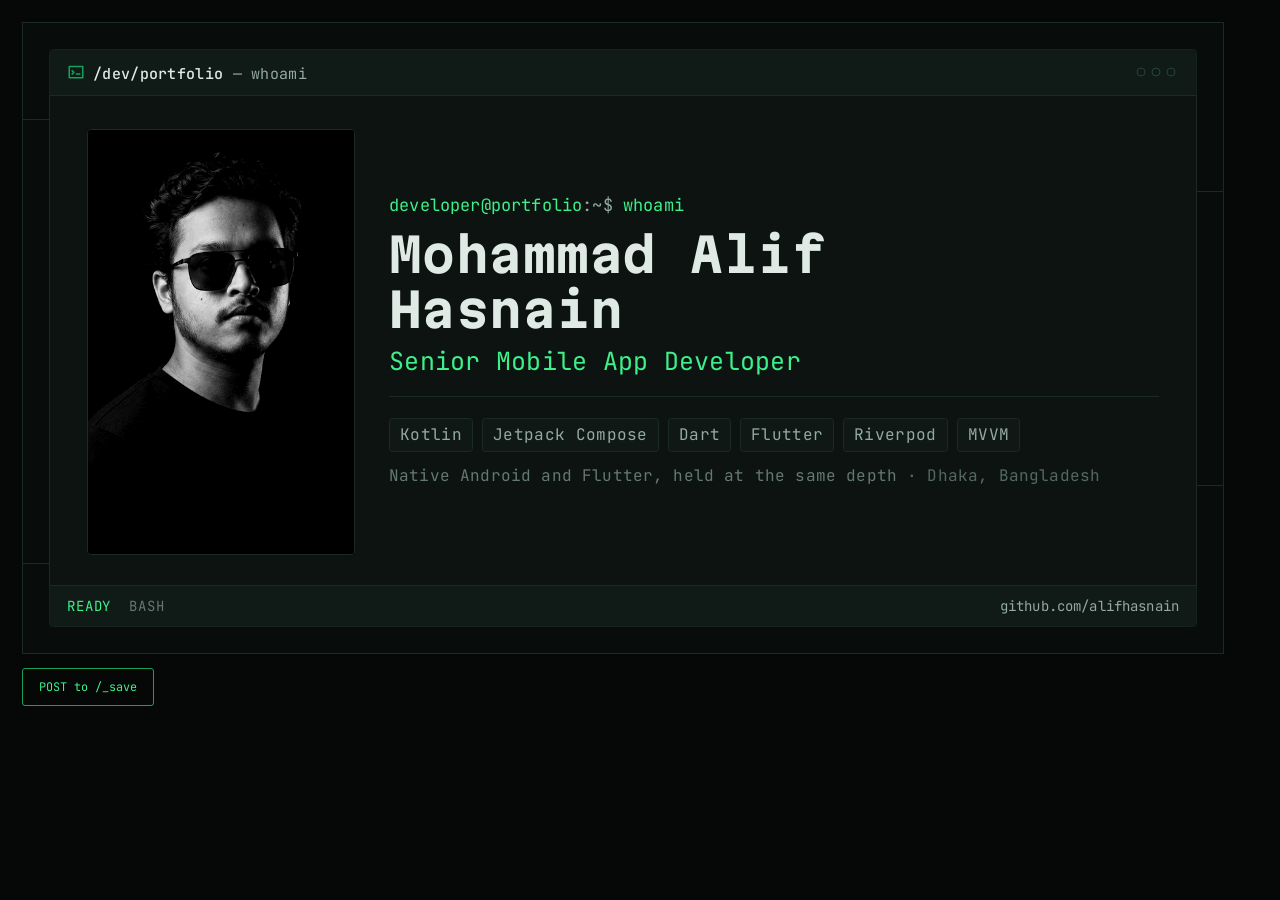
<file: tools/og-card.html>
<!DOCTYPE html>
<html lang="en">

<head>
  <meta charset="utf-8">
  <title>og card — 1200×630 generator</title>
  <!--
  Source for assets/img/og.png. Not linked from the site; delete it or keep it
  as the regeneration path. It draws on a 1200×630 canvas rather than laying the
  card out in the DOM, because a canvas can be exported losslessly while a
  screenshot cannot — and it pulls site.css so every colour and both faces come
  from the same tokens and the same self-hosted woff2 the page uses.

  Regenerate:
    python tools/og-save-server.py        # serves the repo on :4892 with a POST sink
    open http://127.0.0.1:4892/tools/og-card.html and press the button
  A plain `python -m http.server` also renders the card, but has nowhere to POST
  the PNG — the sink is the only reason the second server exists.
  -->
  <link rel="stylesheet" href="../assets/css/site.css">
  <style>
    body { background: #050807; color: #93aaa0; font-family: var(--mono); padding: 22px; }
    canvas { border: 1px solid var(--rule); max-width: 100%; height: auto; display: block; margin-bottom: 14px; }
    button { font: inherit; font-size: .74rem; color: var(--phos); background: none; border: 1px solid var(--phos-dim); border-radius: 3px; padding: 8px 16px; cursor: pointer; }
    #out { font-size: .74rem; margin-top: 10px; }
  </style>
</head>

<body>
  <canvas id="c" width="1200" height="630"></canvas>
  <button id="save">POST to /_save</button>
  <p id="out"></p>

  <script>
    const T = {
      ground: '#080d0b', panel2: '#101a17', rule: '#1b2a25', ruleHot: '#27443a',
      phos: '#3df08a', phosDim: '#17a05c', text: '#dfeae4', text2: '#93aaa0',
      /* Opaque, unlike the page's panes: the traces are a full-page ornament
         there, but on a 1200×630 crop they read as scratches through the glass,
         so here they stay in the margin the pane leaves. */
      text3: '#64796f', sync: '#55685f', paneFill: '#0c1311',
      chipFill: 'rgba(16,26,23,0.7)',
      mono: '"JetBrains Mono", monospace', display: '"Martian Mono", monospace'
    };

    const c = document.getElementById('c');
    const x = c.getContext('2d');

    function text(str, px, py, { size = 16, color = T.text2, face = T.mono, weight = 400, track = '0px' } = {}) {
      x.save();
      x.font = `${weight} ${size}px ${face}`;
      x.letterSpacing = track;
      x.fillStyle = color;
      x.textBaseline = 'alphabetic';
      x.fillText(str, px, py);
      const w = x.measureText(str).width;
      x.restore();
      return w;
    }

    function box(px, py, w, h, { fill, stroke, r = 3 } = {}) {
      x.beginPath();
      x.roundRect(px, py, w, h, r);
      if (fill) { x.fillStyle = fill; x.fill(); }
      if (stroke) { x.strokeStyle = stroke; x.lineWidth = 1; x.stroke(); }
    }

    /* A hairline is 1px, so it sits on a half-pixel to stay 1px after raster. */
    function line(x1, y1, x2, y2, color = T.rule) {
      x.beginPath();
      x.strokeStyle = color; x.lineWidth = 1;
      x.moveTo(x1, y1 + 0.5); x.lineTo(x2, y2 + 0.5);
      x.stroke();
    }

    async function draw() {
      await document.fonts.load('700 47px "Martian Mono"');
      await document.fonts.load('400 17px "JetBrains Mono"');
      await document.fonts.ready;

      /* ground */
      x.fillStyle = T.ground;
      x.fillRect(0, 0, 1200, 630);

      /* circuit traces — the page's ground ornament, same hairline colour */
      x.strokeStyle = T.rule; x.lineWidth = 1;
      const traces = [
        [[0, 96], [214, 96], [254, 136], [460, 136]],
        [[1200, 168], [986, 168], [948, 130], [742, 130]],
        [[0, 540], [150, 540], [196, 494], [420, 494]],
        [[1200, 462], [1010, 462], [966, 506], [700, 506]]
      ];
      traces.forEach(pts => {
        x.beginPath();
        pts.forEach(([px, py], i) => i ? x.lineTo(px, py + .5) : x.moveTo(px, py + .5));
        x.stroke();
      });
      [[460, 136], [742, 130], [420, 494], [700, 506]].forEach(([px, py]) => {
        x.beginPath(); x.fillStyle = T.rule; x.arc(px, py, 3, 0, Math.PI * 2); x.fill();
      });

      /* pane: title strip, body, status strip */
      const PX = 26, PY = 26, PW = 1148, PH = 578;
      box(PX + .5, PY + .5, PW - 1, PH - 1, { fill: T.paneFill, stroke: T.rule, r: 5 });

      /* title strip */
      x.save();
      x.beginPath(); x.roundRect(PX + .5, PY + .5, PW - 1, 46, { tl: 5, tr: 5, br: 0, bl: 0 });
      x.fillStyle = T.panel2; x.fill();
      x.restore();
      line(PX, PY + 46, PX + PW, PY + 46);

      /* terminal glyph, drawn from the page's own #i-terminal path at 18px */
      x.save();
      x.translate(PX + 18, PY + 14);
      x.scale(18 / 24, 18 / 24);
      x.strokeStyle = T.phosDim; x.lineWidth = 1.5 * (24 / 18);
      x.lineCap = 'round'; x.lineJoin = 'round';
      x.beginPath(); x.rect(3, 4.5, 18, 15); x.stroke();
      x.beginPath(); x.moveTo(6.8, 10.2); x.lineTo(9.2, 12.5); x.lineTo(6.8, 14.8); x.stroke();
      x.beginPath(); x.moveTo(12.4, 14.8); x.lineTo(17, 14.8); x.stroke();
      x.restore();

      let tx = PX + 44;
      tx += text('/dev/portfolio', tx, PY + 30, { size: 15, color: T.text, weight: 500, track: '.02em' });
      text(' — whoami', tx, PY + 30, { size: 15, color: T.text2, track: '.02em' });

      [0, 1, 2].forEach(i => {
        x.beginPath();
        x.arc(PX + PW - 26 - i * 15, PY + 23, 4, 0, Math.PI * 2);
        x.strokeStyle = T.ruleHot; x.lineWidth = 1; x.stroke();
      });

      /* body */
      const BX = PX + 38, BY = PY + 46 + 34, BR = PX + PW - 38, BB = PY + PH - 42 - 30;

      /* portrait — object-fit: cover against a 620×720 source, greyscaled like
         the page's .portrait__frame */
      const pw = 268, ph = BB - BY;
      const img = new Image();
      img.src = '../assets/img/portrait.webp';
      await img.decode();
      const targetAR = pw / ph, srcAR = img.width / img.height;
      let sw = img.width, sh = img.height, sx = 0, sy = 0;
      if (srcAR > targetAR) { sw = img.height * targetAR; sx = (img.width - sw) / 2; }
      else { sh = img.width / targetAR; sy = (img.height - sh) * 0.12; }
      x.save();
      x.beginPath(); x.roundRect(BX, BY, pw, ph, 3); x.clip();
      x.filter = 'grayscale(1) contrast(1.06) brightness(0.94)';
      x.drawImage(img, sx, sy, sw, sh, BX, BY, pw, ph);
      x.restore();
      box(BX + .5, BY + .5, pw - 1, ph - 1, { stroke: T.rule, r: 3 });

      /* copy column — the stack is a fixed height, so it centres against the
         portrait instead of hanging from the top with dead space beneath. */
      const CX = BX + pw + 34;
      const STACK_H = 292;
      let cy = BY + Math.round((ph - STACK_H) / 2) + 15;

      let px2 = CX;
      px2 += text('developer@portfolio', px2, cy, { size: 17, color: T.phos, track: '.01em' });
      px2 += text(':~$', px2, cy, { size: 17, color: T.text2, track: '.01em' });
      text(' whoami', px2, cy, { size: 17, color: T.phos, track: '.01em' });

      cy += 62;
      text('Mohammad Alif', CX, cy, { size: 47, color: T.text, face: T.display, weight: 700, track: '.01em' });
      cy += 55;
      text('Hasnain', CX, cy, { size: 47, color: T.text, face: T.display, weight: 700, track: '.01em' });

      cy += 42;
      text('Senior Mobile App Developer', CX, cy, { size: 25, color: T.phos, track: '.01em' });

      cy += 26;
      line(CX, cy, BR, cy);

      /* stack chips */
      cy += 22;
      let chipX = CX;
      x.save();
      x.font = '400 16px ' + T.mono;
      x.letterSpacing = '.02em';
      ['Kotlin', 'Jetpack Compose', 'Dart', 'Flutter', 'Riverpod', 'MVVM'].forEach(label => {
        const w = Math.round(x.measureText(label).width) + 22;
        if (chipX + w > BR) { chipX = CX; cy += 41; }
        box(chipX + .5, cy + .5, w - 1, 33, { fill: T.chipFill, stroke: T.rule, r: 3 });
        text(label, chipX + 11, cy + 22, { size: 16, color: T.text2, track: '.02em' });
        chipX += w + 9;
      });
      x.restore();

      /* closing line, one step under the chips */
      cy += 63;
      let wx = CX;
      wx += text('Native Android and Flutter, held at the same depth', wx, cy, { size: 16, color: T.text3, track: '.01em' });
      text(' · Dhaka, Bangladesh', wx, cy, { size: 16, color: T.sync, track: '.01em' });

      /* status strip */
      const SY = PY + PH - 42;
      x.save();
      x.beginPath(); x.roundRect(PX + .5, SY + .5, PW - 1, 41, { tl: 0, tr: 0, br: 5, bl: 5 });
      x.fillStyle = T.panel2; x.fill();
      x.restore();
      line(PX, SY, PX + PW, SY);

      let sx2 = PX + 18;
      sx2 += text('READY', sx2, SY + 26, { size: 14, color: T.phos, track: '.06em' }) + 18;
      text('BASH', sx2, SY + 26, { size: 14, color: T.text3, track: '.06em' });

      x.save();
      x.font = '400 14px ' + T.mono;
      x.letterSpacing = '.01em';
      const endW = x.measureText('github.com/alifhasnain').width;
      x.restore();
      text('github.com/alifhasnain', PX + PW - 18 - endW, SY + 26, { size: 14, color: T.text2, track: '.01em' });
    }

    document.getElementById('save').addEventListener('click', () => {
      c.toBlob(blob => {
        fetch('/_save', { method: 'POST', body: blob })
          .then(r => r.text())
          .then(t => document.getElementById('out').textContent = t)
          .catch(e => document.getElementById('out').textContent = 'failed: ' + e.message);
      }, 'image/png');
    });

    draw().then(() => { window.__drawn = true; });
  </script>
</body>

</html>
</file>
<file: assets/css/site.css>
@charset "UTF-8";
/* ══════════════════════════════════════════════════════════════════════════
   [YOUR_NAME] — portfolio
   World: developer environment. IDE window chrome, gutters, status bars,
   phosphor green on near-black. Display: Martian Mono. Code/UI: JetBrains Mono.
   No build step, no CDN, no third-party request.
   ══════════════════════════════════════════════════════════════════════════ */

/* ── fonts ─────────────────────────────────────────────────────────────── */
@font-face {
  font-family: "Martian Mono";
  src: url("../fonts/martian-mono-latin.woff2") format("woff2");
  font-weight: 100 800; font-stretch: 75% 112.5%; font-display: swap;
  unicode-range: U+0000-00FF, U+0131, U+0152-0153, U+02BB-02BC, U+02C6, U+02DA,
    U+02DC, U+0304, U+0308, U+0329, U+2000-206F, U+20AC, U+2122, U+2191, U+2193,
    U+2212, U+2215, U+FEFF, U+FFFD;
}
@font-face {
  font-family: "Martian Mono";
  src: url("../fonts/martian-mono-latin-ext.woff2") format("woff2");
  font-weight: 100 800; font-stretch: 75% 112.5%; font-display: swap;
  unicode-range: U+0100-02BA, U+02BD-02C5, U+02C7-02CC, U+02CE-02D7, U+02DD-02FF,
    U+0304, U+0308, U+0329, U+1D00-1DBF, U+1E00-1E9F, U+1EF2-1EFF, U+2020,
    U+20A0-20AB, U+20AD-20C0, U+2113, U+2C60-2C7F, U+A720-A7FF;
}
@font-face {
  font-family: "JetBrains Mono";
  src: url("../fonts/jetbrains-mono-latin.woff2") format("woff2");
  font-weight: 100 800; font-display: swap;
  unicode-range: U+0000-00FF, U+0131, U+0152-0153, U+02BB-02BC, U+02C6, U+02DA,
    U+02DC, U+0304, U+0308, U+0329, U+2000-206F, U+20AC, U+2122, U+2191, U+2193,
    U+2212, U+2215, U+FEFF, U+FFFD;
}
@font-face {
  font-family: "JetBrains Mono";
  src: url("../fonts/jetbrains-mono-latin-ext.woff2") format("woff2");
  font-weight: 100 800; font-display: swap;
  unicode-range: U+0100-02BA, U+02BD-02C5, U+02C7-02CC, U+02CE-02D7, U+02DD-02FF,
    U+0304, U+0308, U+0329, U+1D00-1DBF, U+1E00-1E9F, U+1EF2-1EFF, U+2020,
    U+20A0-20AB, U+20AD-20C0, U+2113, U+2C60-2C7F, U+A720-A7FF;
}

/* ── tokens ────────────────────────────────────────────────────────────── */
:root {
  --void:      #050807;
  --ground:    #080d0b;
  --panel:     #0c1311;
  --panel-2:   #101a17;
  --panel-3:   #14201c;
  --rule:      #1b2a25;
  --rule-hot:  #27443a;

  --phos:      #3df08a;
  --phos-2:    #2bd478;
  --phos-dim:  #17a05c;
  --phos-deep: #0b4c2d;
  --teal:      #35d3c4;
  --amber:     #e3b341;
  --violet:    #b78cf5;
  --rose:      #ef8f7f;

  --text:      #dfeae4;
  --text-2:    #93aaa0;
  --text-3:    #64796f;

  --syn-k:     #b78cf5;
  --syn-f:     #6fd3f0;
  --syn-t:     #f2d086;
  --syn-s:     #e2bd6f;
  --syn-n:     #ef8f7f;
  --syn-c:     #55685f;

  --display: "Martian Mono", ui-monospace, monospace;
  --mono: "JetBrains Mono", ui-monospace, "Cascadia Mono", Consolas, monospace;

  --bar: 52px;      /* top bar */
  --rail: 82px;     /* activity rail */
  --status: 38px;   /* bottom status bar */
  --gut: 22px;      /* page inset */
  --gap: 14px;      /* pane gap */

  --sh: 0 1px 0 rgb(255 255 255 / .022), 0 12px 28px -14px rgb(0 0 0 / .92);
  --sh-hot: 0 1px 0 rgb(255 255 255 / .03), 0 18px 40px -16px rgb(0 0 0 / .96);
  --ease: cubic-bezier(.16, 1, .3, 1);
}

/* ── reset / base ──────────────────────────────────────────────────────── */
*, *::before, *::after { box-sizing: border-box; }
* { margin: 0; }

/* `clip` rather than `hidden`: the hero's traces SVG and the mobile nav strip both
   bleed past the viewport by design, and clip contains them without making the root a
   scroll container (which would break sticky positioning and smooth scrolling). */
html { -webkit-text-size-adjust: 100%; scroll-behavior: smooth; overflow-x: clip; }
@media (prefers-reduced-motion: reduce) { html { scroll-behavior: auto; } }

/* The top bar is fixed, so it sits over whatever an anchor jump lands on. Every
   scroll target reserves exactly the bar's height and lets its own top padding
   supply the air below — .band carries 26–44px, .tri 20–30px. Reserving more
   here would open a gap that reads as a layout mistake. */
.hero[id], .band[id], .tri[id] { scroll-margin-top: var(--bar); }

body {
  min-height: 100vh;
  background:
    radial-gradient(1100px 520px at 22% -6%, rgb(23 160 92 / .10), transparent 62%),
    radial-gradient(760px 420px at 96% 4%, rgb(53 211 196 / .055), transparent 60%),
    var(--ground);
  color: var(--text);
  font: 400 0.875rem/1.7 var(--mono);
  font-feature-settings: "calt" 1;
  letter-spacing: -0.005em;
  padding: var(--bar) 0 0 0;
  /* No overflow-x here. html { overflow-x: clip } already clips the hero traces
     and the mobile nav bleed, and `hidden` on body computes to `hidden auto`,
     which makes body a second scroll container: scroll events then fire on body,
     do not bubble, and never reach window. */
}

img, svg { display: block; max-width: 100%; }
a { color: inherit; text-decoration: none; }
ul, ol { list-style: none; padding: 0; }
button { font: inherit; color: inherit; background: none; border: 0; cursor: pointer; }
pre, code { font-family: var(--mono); }
pre { margin: 0; }
::selection { background: var(--phos-deep); color: #eafff2; }

:focus-visible {
  outline: 2px solid var(--phos);
  outline-offset: 2px;
  border-radius: 2px;
}

.skiplink {
  position: fixed; top: 8px; left: 8px; z-index: 90;
  transform: translateY(-160%);
  padding: 8px 14px; background: var(--phos); color: #04160c;
  font-weight: 700; font-size: .74rem; letter-spacing: .04em;
}
.skiplink:focus { transform: none; }

/* ── shared atoms ──────────────────────────────────────────────────────── */
.mark {
  display: flex; align-items: baseline; gap: .5em;
  font-family: var(--display);
  font-size: clamp(.82rem, 1.05vw, .95rem);
  font-weight: 700; font-stretch: 100%;
  letter-spacing: .1em; text-transform: uppercase;
  color: var(--text);
}
.mark i { font-style: normal; color: var(--phos-dim); }

.sample, .band__note {
  font-size: .68rem; letter-spacing: .02em; color: var(--syn-c);
}
.samplechip {
  font-size: .6rem; letter-spacing: .12em; text-transform: uppercase;
  color: var(--amber); border: 1px solid rgb(227 179 65 / .34);
  padding: 2px 7px; border-radius: 2px; white-space: nowrap;
}
.warn { color: var(--amber); }
.hot { color: var(--phos); }

.led {
  width: 6px; height: 6px; border-radius: 50%;
  background: var(--phos); box-shadow: 0 0 8px rgb(61 240 138 / .8);
  flex: none;
}
.led--pulse { animation: pulse 2.6s var(--ease) infinite; }
@keyframes pulse { 0%,100% { opacity: 1; } 50% { opacity: .32; } }

.caret {
  display: inline-block; width: .55em; height: 1.05em;
  background: var(--phos); vertical-align: text-bottom;
  animation: blink 1.15s steps(2, start) infinite;
}
@keyframes blink { 50% { opacity: 0; } }

/* terminal-style button */
.termbtn {
  display: inline-flex; align-items: center; gap: .55em;
  padding: 7px 13px;
  border: 1px solid var(--rule-hot);
  background: rgb(16 26 23 / .72);
  color: var(--text);
  font-size: .74rem; letter-spacing: .01em; white-space: nowrap;
  transition: border-color .18s, background-color .18s, color .18s, transform .18s;
}
.termbtn__caret { color: var(--phos-dim); }
.termbtn__ico, .termbtn__ext { width: 14px; height: 14px; fill: none; stroke: currentColor; stroke-width: 1.6; flex: none; }
.termbtn__ext { color: var(--text-3); }
.termbtn:hover {
  border-color: var(--phos-dim); background: rgb(23 160 92 / .12);
  transform: translateY(-1px);
}
.termbtn:hover .termbtn__caret { color: var(--phos); }
.termbtn--hot { border-color: var(--phos-dim); color: var(--phos); }
.termbtn--hot .termbtn__caret { color: var(--phos); opacity: .7; }
.termbtn--hot:hover { background: rgb(23 160 92 / .18); border-color: var(--phos); }
.termbtn--lg { padding: 11px 20px; font-size: .82rem; }
.termbtn--wide { width: 100%; justify-content: center; }
.termbtn.is-done { border-color: var(--phos); color: var(--phos); }

/* ── top bar ───────────────────────────────────────────────────────────── */
.topbar {
  position: fixed; inset: 0 0 auto 0; z-index: 50;
  height: var(--bar);
  display: flex; align-items: center; gap: clamp(14px, 2vw, 30px);
  padding: 0 var(--gut) 0 14px;
  background: rgb(6 10 9 / .9);
  backdrop-filter: blur(10px);
  border-bottom: 1px solid var(--rule);
}
.brand { display: flex; align-items: center; gap: 11px; flex: none; }
.brand__mark {
  width: 30px; height: 30px; display: grid; place-items: center;
  border: 1px solid var(--rule-hot); border-radius: 3px;
  background: rgb(23 160 92 / .1);
}
.brand__mark svg { width: 20px; height: 20px; fill: none; stroke: var(--phos); stroke-width: 1.7; stroke-linecap: square; }
.brand__path { font-family: var(--display); font-size: .8rem; font-weight: 600; letter-spacing: -.02em; }
.brand__dir { color: var(--text-3); }
.brand:hover .brand__dir { color: var(--phos-dim); }

.nav { display: flex; align-items: center; gap: clamp(6px, 1vw, 16px); overflow: hidden; }
.nav a {
  display: inline-flex; align-items: baseline; gap: .45em;
  font-size: .74rem; color: var(--text-2);
  padding: 4px 2px; border-bottom: 1px solid transparent;
  transition: color .16s, border-color .16s;
}
.nav i { font-style: normal; font-size: .68rem; color: var(--text-3); transition: color .16s; }
.nav a:hover, .nav a.is-active { color: var(--text); border-bottom-color: var(--phos); }
.nav a:hover i, .nav a.is-active i { color: var(--phos); }

.topbar__end { margin-left: auto; display: flex; align-items: center; gap: 8px; flex: none; }
/* Status chip. The hue is the meaning: amber at rest is the honesty marker
   (draft, unverified), and --live turns it green for a statement that is
   true now. Border sits at ~30% of the chip's own hue either way. */
.statuschip {
  display: inline-flex; align-items: center; gap: 6px;
  font-size: .62rem; letter-spacing: .12em; text-transform: uppercase;
  color: var(--amber); border: 1px solid rgb(227 179 65 / .3);
  padding: 3px 8px; border-radius: 2px;
}
.statuschip .dot {
  width: 5px; height: 5px; border-radius: 50%; background: var(--amber);
  box-shadow: 0 0 7px rgb(227 179 65 / .7);
}
.statuschip--live { color: var(--phos); border-color: rgb(61 240 138 / .3); }
.statuschip--live .dot {
  background: var(--phos); box-shadow: 0 0 7px rgb(61 240 138 / .7);
}
.iconbtn {
  width: 31px; height: 31px; display: grid; place-items: center;
  border: 1px solid var(--rule); border-radius: 3px; color: var(--text-2);
  transition: color .16s, border-color .16s, background-color .16s;
}
.iconbtn svg { width: 17px; height: 17px; fill: none; stroke: currentColor; stroke-width: 1.5; stroke-linecap: round; stroke-linejoin: round; }
.iconbtn:hover { color: var(--phos); border-color: var(--phos-dim); background: rgb(23 160 92 / .1); }

/* ── activity rail ─────────────────────────────────────────────────────── */
.rail {
  position: fixed; left: 0; top: var(--bar); bottom: 0; z-index: 40;
  width: var(--rail);
  border-right: 1px solid var(--rule);
  background: rgb(6 10 9 / .55);
  padding: 16px 0;
  overflow-y: auto; overflow-x: hidden;
  scrollbar-width: none;
}
.rail::-webkit-scrollbar { display: none; }
.rail ul { display: flex; flex-direction: column; gap: 3px; }
.rail a {
  display: grid; justify-items: center; gap: 5px;
  padding: 9px 4px; color: var(--text-3);
  transition: color .16s;
}
.rail__box {
  width: 36px; height: 30px; display: grid; place-items: center;
  border: 1px solid transparent; border-radius: 3px;
  transition: border-color .16s, background-color .16s;
}
.rail__box svg { width: 19px; height: 19px; fill: none; stroke: currentColor; stroke-width: 1.5; stroke-linecap: round; stroke-linejoin: round; }
.rail__label { font-size: .58rem; letter-spacing: .01em; text-align: center; line-height: 1.25; }
.rail a:hover { color: var(--text); }
.rail a:hover .rail__box { border-color: var(--rule-hot); background: rgb(16 26 23 / .8); }
.rail a.is-active { color: var(--phos); }
.rail a.is-active .rail__box {
  border-color: var(--phos-dim); background: rgb(23 160 92 / .14);
  box-shadow: inset 0 0 12px rgb(23 160 92 / .18);
}

/* ── main shell ────────────────────────────────────────────────────────── */
#main {
  margin-left: var(--rail);
  padding: 0 var(--gut) calc(var(--status) + 40px);
  max-width: 1600px;
}

/* ── pane: the universal window chrome ─────────────────────────────────── */
.pane {
  position: relative;
  display: flex; flex-direction: column; min-width: 0;
  background: var(--panel);
  border: 1px solid var(--rule);
  border-radius: 5px;
  box-shadow: var(--sh);
  overflow: hidden;
  transition: border-color .2s, box-shadow .2s;
}
.pane:hover, .pane:focus-within { border-color: var(--rule-hot); box-shadow: var(--sh-hot); }

.pane__bar {
  display: flex; align-items: center; gap: 10px;
  padding: 7px 10px;
  background: var(--panel-2);
  border-bottom: 1px solid var(--rule);
  flex: none;
}
.pane__name {
  display: inline-flex; align-items: center; gap: 7px;
  font-size: .7rem; letter-spacing: .01em; color: var(--text-2);
  min-width: 0; overflow: hidden; text-overflow: ellipsis; white-space: nowrap;
}
.pane:hover .pane__name { color: var(--text); }
.pane__ico { width: 14px; height: 14px; flex: none; fill: none; stroke: currentColor; stroke-width: 1.5; color: var(--text-3); }
.pane__dots { margin-left: auto; display: flex; gap: 6px; flex: none; }
.pane__dots i {
  width: 7px; height: 7px; border-radius: 50%;
  border: 1px solid var(--rule-hot); background: var(--panel-3);
}
.pane:hover .pane__dots i:nth-child(1) { background: #2c4a3c; }
.pane:hover .pane__dots i:nth-child(2) { background: #3a4436; }
.pane:hover .pane__dots i:nth-child(3) { background: #47342f; }

.pane__status {
  display: flex; align-items: center; gap: 16px;
  padding: 5px 11px; flex: none;
  background: var(--panel-2); border-top: 1px solid var(--rule);
  font-size: .62rem; letter-spacing: .05em; text-transform: uppercase;
  color: var(--text-2);
}
.pane__status-end { margin-left: auto; text-transform: none; letter-spacing: .01em; color: var(--text-3); }
.pane__foot {
  display: flex; align-items: center; gap: 8px;
  padding: 7px 11px; flex: none;
  background: var(--panel-2); border-top: 1px solid var(--rule);
  font-size: .64rem; letter-spacing: .08em; color: var(--phos-dim);
}
.pane__foot-end { margin-left: auto; color: var(--text-3); letter-spacing: .01em; }

/* ── hero ──────────────────────────────────────────────────────────────── */
.hero {
  position: relative;
  overflow: hidden;
  display: grid;
  grid-template-columns: minmax(260px, 340px) minmax(0, 1fr) minmax(210px, 252px);
  gap: clamp(18px, 2.6vw, 40px);
  align-items: start;
  padding: clamp(22px, 3vw, 38px) 0 clamp(26px, 3.4vw, 42px);
}
.traces {
  position: absolute; inset: 0 -6%; width: 112%;
  height: 100%; pointer-events: none; z-index: 0; opacity: .8;
}
.traces__g { fill: none; stroke: var(--rule-hot); stroke-width: 1; }
.traces__g path:nth-child(2n) { stroke: rgb(23 160 92 / .5); }
.traces__n { fill: var(--phos-dim); opacity: .55; }
.hero > *:not(.traces) { position: relative; z-index: 1; }

.portrait__frame { position: relative; background: var(--void); }
.portrait__frame img { width: 100%; height: auto; filter: grayscale(1) contrast(1.08) brightness(.93); }
.portrait__bracket {
  position: absolute; width: 26px; height: 26px; z-index: 2;
  border: 1px solid var(--phos-dim); opacity: .85;
}
.portrait__bracket--tl { top: 12px; left: 12px; border-right: 0; border-bottom: 0; }
.portrait__bracket--br { right: 12px; bottom: 12px; border-left: 0; border-top: 0; }
.portrait::after {
  content: ""; position: absolute; inset: 0; pointer-events: none;
  background: repeating-linear-gradient(180deg, rgb(0 0 0 / .16) 0 1px, transparent 1px 3px);
  mix-blend-mode: multiply;
}

.hero__mid { display: flex; flex-direction: column; align-items: flex-start; gap: 0; padding-top: 4px; }
.tagmark {
  font-family: var(--mono); font-size: .8rem; color: var(--syn-c);
  letter-spacing: .01em;
}
.hero__title {
  font-family: var(--display);
  font-size: clamp(1.95rem, 4.15vw, 3.95rem);
  font-weight: 700; font-stretch: 82%;
  line-height: 1; letter-spacing: -.035em;
  color: var(--phos);
  text-shadow: 0 0 26px rgb(61 240 138 / .28);
  margin: .1em 0 .06em;
  text-wrap: balance;
}
.hero__title .wipe { display: block; overflow: hidden; padding-bottom: .04em; }
.hero__title .wipe > span { display: block; }

.hero__lede {
  max-width: 58ch; margin-top: 1.1rem;
  font-size: clamp(.86rem, 1.05vw, .97rem); line-height: 1.72; color: var(--text);
}
.clink {
  color: var(--phos-2); border-bottom: 1px solid rgb(43 212 120 / .34);
  transition: color .16s, border-color .16s, background-color .16s;
}
.clink:hover { color: var(--phos); border-bottom-color: var(--phos); background: rgb(23 160 92 / .12); }

.hero__mission {
  margin-top: 1.3rem; padding: 11px 15px;
  border-left: 1px solid var(--rule-hot);
  background: rgb(12 19 17 / .78);
  font-size: .78rem; line-height: 1.62; color: var(--text-2);
  overflow-x: auto;
}
.hero__mission .k { color: var(--syn-k); }
.hero__mission .v { color: var(--syn-f); }
.hero__mission .s { color: var(--syn-s); }

.hero__cta { display: flex; flex-wrap: wrap; gap: 11px; margin-top: 1.6rem; }

/* system info panel */
.sysinfo__body { padding: 13px 14px 15px; display: flex; flex-direction: column; gap: 13px; }
.sysinfo__cap { font-size: .64rem; letter-spacing: .06em; text-transform: uppercase; color: var(--text-2); }
.sysinfo__cap .sample { text-transform: none; letter-spacing: 0; }

/* apps-per-language tally.
   Deliberately NOT a progress bar. A bar needs a trough, and a trough implies
   a destination — it reads as "12 out of some maximum" when the datum is just
   12. These are absolute counts with no ceiling, so the track is gone and the
   fill is broken into one countable cell per app. Cells group in fives the way
   a tally does, so 15 reads as three groups instead of a run you have to count.
   Keeps the old 9px row height, so the pane's vertical rhythm is unchanged. */
.meters { display: flex; flex-direction: column; gap: 8px; }
/* 3.1em holds "KOTLIN", the longest label, at .66rem mono. The old 4.6em was
   nearly double what the labels need and starved the cell run of width. */
.meters li { display: grid; grid-template-columns: 3.1em 1fr auto; align-items: center; gap: 9px; }
.meters__k { font-size: .66rem; letter-spacing: .05em; text-transform: uppercase; color: var(--text-2); }
/* Real counts, so text — not amber. Amber is reserved for unverified content. */
.meters__v { font-size: .66rem; color: var(--text); font-variant-numeric: tabular-nums; }
.tally {
  /* 3px, not 2px. At 2px the bloom bridged the gaps and a group rendered as one
     solid segment — which loses the countability the cells exist for. Widest
     run (15) is 108px inside a 148px track, so the air is free. */
  display: flex; align-items: center; gap: 3px; min-width: 0;
  /* One drop-shadow on the run rather than a box-shadow per cell: same phosphor
     bloom, one composite instead of 38. Radius stays under the gap so the glow
     haloes the run without filling between cells. Bloom on a green light source
     is in-spec; see the Bloom-Is-Material rule. */
  filter: drop-shadow(0 0 4px rgb(61 240 138 / .28));
}
.tally i { width: 4px; height: 9px; border-radius: 1px; background: var(--phos); flex: none; }
/* Every fifth cell opens the gap to 5px, making the groups countable at a
   glance. :not(:first-child) keeps the run flush left. */
.tally i:nth-child(5n+1):not(:first-child) { margin-left: 3px; }

.kv { display: grid; grid-template-columns: auto 1fr; gap: 5px 10px; border-top: 1px solid var(--rule); padding-top: 12px; }
.kv dt { font-size: .62rem; letter-spacing: .07em; color: var(--phos-dim); }
.kv dd { font-size: .68rem; color: var(--text); text-align: right; }
.sysinfo__status {
  display: flex; align-items: center; gap: 8px;
  border-top: 1px solid var(--rule); padding-top: 11px;
  font-size: .66rem; color: var(--phos-2);
}

/* ── bands ─────────────────────────────────────────────────────────────── */
.band { padding: clamp(26px, 3.4vw, 44px) 0 0; }
.band--last { padding-bottom: 8px; }
.band__head {
  display: flex; align-items: center; gap: clamp(12px, 2vw, 22px);
  padding-bottom: 14px; margin-bottom: 16px;
  border-bottom: 1px solid var(--rule);
}
.band__head .termbtn { margin-left: auto; }
.band__note { min-width: 0; overflow: hidden; text-overflow: ellipsis; white-space: nowrap; }
.band__head .band__note + .termbtn { margin-left: auto; }

.grid { display: grid; gap: var(--gap); }
/* min(330px, 100%), not a bare 330px: below ~354px a hard track floor is wider
   than the container, and html's overflow-x:clip would silently cut the pane
   edge instead of reflowing. The min() lets the single column shrink. */
.grid--about { grid-template-columns: repeat(auto-fit, minmax(min(330px, 100%), 1fr)); }

/* ── markdown preview ──────────────────────────────────────────────────── */
.md { padding: 16px 18px 18px; display: flex; flex-direction: column; gap: .85rem; flex: 1; }
.md__h1 {
  font-family: var(--display); font-size: .95rem; font-weight: 700; font-stretch: 100%;
  line-height: 1.35; letter-spacing: -.025em; color: var(--phos);
}
.md__h2 {
  font-size: .78rem; font-weight: 700; letter-spacing: .02em; color: var(--teal);
  margin-top: .3rem;
}
.md p { font-size: .8rem; line-height: 1.75; color: var(--text-2); max-width: 62ch; }
.md p b { color: var(--text); font-weight: 700; }
.md em { color: var(--text); font-style: italic; }
.md__pick { padding-left: 11px; border-left: 1px solid var(--rule-hot); }
.md__list { display: flex; flex-direction: column; gap: .5rem; }
.md__list li {
  position: relative; padding-left: 1.35em;
  font-size: .8rem; line-height: 1.7; color: var(--text-2); max-width: 62ch;
}
.md__list li::before {
  content: "-"; position: absolute; left: 0; color: var(--phos-dim); font-weight: 700;
}
.md__quote {
  padding: 10px 13px; background: rgb(16 26 23 / .8);
  border-left: 1px solid var(--phos-dim);
  font-size: .78rem; line-height: 1.7; color: var(--text);
}

/* ── project mosaic ────────────────────────────────────────────────────── */
/* Ten columns, two rows of independent height. Density comes from unequal
   spans — a wide editor beside a narrow diagram — not from equal cards. */
.mosaic {
  display: grid; gap: var(--gap);
  grid-template-columns: repeat(10, minmax(0, 1fr));
}
/* Row 1 = how it is built, row 2 = everything shipped, rows 3-4 = the stories.
   Spans are unequal and alternate 6/4 then 4/6, so no row reads as equal cards. */
.pane--dgA  { grid-column: 1 / 4;  grid-row: 1; }  /* portrait layer diagram  */
.pane--dgF  { grid-column: 4 / 11; grid-row: 1; }  /* landscape data flow     */
.pane--tree { grid-column: 1 / 11; grid-row: 2; }  /* project explorer        */
.pane--dvA  { grid-column: 1 / 7;  grid-row: 3; }  /* sslcommerz sdk          */
.pane--dvB  { grid-column: 7 / 11; grid-row: 3; }  /* five-bank family        */
.pane--dvC  { grid-column: 1 / 5;  grid-row: 4; }  /* migration               */
.pane--dvD  { grid-column: 5 / 11; grid-row: 4; }  /* cashbaba sdk            */

/* ── code panes ────────────────────────────────────────────────────────── */
.code {
  display: flex; flex: 1; min-height: 0;
  overflow: auto;
  font-size: .68rem; line-height: 1.6;
  scrollbar-width: thin; scrollbar-color: var(--rule-hot) transparent;
}
.code--sm { font-size: .675rem; }
.code::-webkit-scrollbar { height: 8px; width: 8px; }
.code::-webkit-scrollbar-thumb { background: var(--rule-hot); border-radius: 3px; }
.code__gut {
  flex: none; padding: 12px 9px 14px 12px; text-align: right;
  color: var(--text-3); background: rgb(8 13 11 / .55);
  border-right: 1px solid var(--rule);
  user-select: none;
}
.code__src { flex: 1; padding: 12px 14px 14px; white-space: pre; color: var(--text); }
.code .k  { color: var(--syn-k); }
.code .f  { color: var(--syn-f); }
.code .t  { color: var(--syn-t); }
.code .s  { color: var(--syn-s); }
.code .n  { color: var(--syn-n); }
.code .an { color: var(--teal); }
.code .p  { color: var(--text-2); }
.code .a  { color: var(--syn-f); }
.code .c  { color: var(--syn-c); }

/* ── diagram panes ─────────────────────────────────────────────────────── */
/* The SVG is height-constrained and letterboxes inside the pane, so a diagram
   never outgrows the window it sits in. */
.dgm { flex: 1; display: block; padding: 14px 12px; min-height: 130px; overflow: hidden; }
.dgm svg { width: 100%; height: 100%; overflow: visible; }
.dgm__wire { fill: none; stroke: var(--rule-hot); stroke-width: 1; }
.dgm__box rect { fill: rgb(16 26 23 / .9); stroke: var(--phos-dim); stroke-width: 1; }
.dgm__box--leaf rect { stroke: var(--rule-hot); }
.dgm__box text {
  fill: var(--phos-2); font-family: var(--mono); font-size: 9px;
  text-anchor: middle; letter-spacing: .01em;
}
.dgm__box--leaf text { fill: var(--text-2); }
.dgm__box text.dim { fill: var(--text-3); font-size: 8px; }
.dgm__lab rect { fill: var(--panel); stroke: var(--rule); stroke-width: 1; }
.dgm__lab text { fill: var(--teal); font-family: var(--mono); font-size: 7.5px; text-anchor: middle; }

/* ── terminal panes ────────────────────────────────────────────────────── */
.term { flex: 1; padding: 13px 15px; overflow-x: auto; font-size: .68rem; line-height: 1.62; color: var(--text-2); }
.term--lg { font-size: .74rem; line-height: 1.7; }
.term .pr { color: var(--phos); }
.term .pt { color: var(--syn-f); }
.term .ok { color: var(--phos); font-weight: 700; }
.term .dim { color: var(--syn-c); }
.term .a { color: var(--syn-f); }
.term .s { color: var(--syn-s); }

/* ── triptych band ─────────────────────────────────────────────────────── */
.triptych {
  display: grid; grid-template-columns: repeat(3, minmax(0, 1fr));
  gap: 0;
  margin-top: clamp(30px, 4vw, 52px);
  border-top: 1px solid var(--rule);
}
.tri { padding: clamp(20px, 2.4vw, 30px) clamp(16px, 2vw, 28px); min-width: 0; }
.tri + .tri { border-left: 1px solid var(--rule); }
.tri > .mark, .tri__head { margin-bottom: 18px; }
.tri__head { display: flex; align-items: center; gap: 10px; flex-wrap: wrap; }
.tri__foot {
  margin-top: 16px; padding-top: 14px; border-top: 1px solid var(--rule);
  display: flex; gap: 9px; align-items: flex-start;
  font-size: .7rem; line-height: 1.62; color: var(--text-2);
}
.tri__ico { width: 15px; height: 15px; flex: none; margin-top: 2px; fill: none; stroke: var(--phos-dim); stroke-width: 1.4; }

/* tech stack — twelve marks on a fixed four-column field, so the last row is
   never ragged */
.stack { display: grid; grid-template-columns: repeat(4, minmax(0, 1fr)); gap: 10px; }
.stack li {
  display: grid; justify-items: center; gap: 8px;
  padding: 12px 5px 10px;
  border: 1px solid var(--rule); border-radius: 3px;
  background: rgb(12 19 17 / .6);
  font-size: .63rem; letter-spacing: .01em; color: var(--text-2);
  text-align: center; line-height: 1.25;
  transition: border-color .18s, background-color .18s, transform .18s, color .18s;
}
.stack li:hover { border-color: var(--rule-hot); background: var(--panel-2); transform: translateY(-2px); color: var(--text); }
.stack__ico { width: 26px; height: 26px; color: var(--text-2); }
.stack__ico svg { width: 100%; height: 100%; fill: none; stroke: currentColor; stroke-width: 1.4; stroke-linecap: round; stroke-linejoin: round; }
.tint-k { color: #a985f5; } .tint-c { color: #4ec9a8; } .tint-h { color: #6fd3f0; }
.tint-r { color: #7fd06a; } .tint-o { color: #e8a25c; } .tint-f { color: #46b8f0; }
.tint-d { color: #35d3c4; } .tint-b { color: #7fb4f5; }

/* experience timeline */
.tl { display: flex; flex-direction: column; gap: 22px; }
.tl li { position: relative; padding-left: 20px; }
.tl li::before {
  content: ""; position: absolute; left: 0; top: 7px;
  width: 7px; height: 7px; border-radius: 50%;
  background: var(--phos); box-shadow: 0 0 9px rgb(61 240 138 / .75);
}
.tl li::after {
  content: ""; position: absolute; left: 3px; top: 18px; bottom: -22px;
  width: 1px; background: var(--rule);
}
.tl li:last-child::after { display: none; }
.tl__when { font-size: .66rem; letter-spacing: .05em; color: var(--text-3); }
.tl__role {
  font-family: var(--display); font-size: .8rem; font-weight: 700; font-stretch: 100%;
  letter-spacing: -.02em; color: var(--phos-2); margin: 3px 0 2px;
}
.tl__where { font-size: .7rem; color: var(--text-2); }
.tl__pts { margin-top: 7px; display: flex; flex-direction: column; gap: 5px; }
.tl__pts li { padding-left: 13px; font-size: .7rem; line-height: 1.6; color: var(--text-2); }
.tl__pts li::before { content: "·"; width: auto; height: auto; border-radius: 0; background: none; box-shadow: none; top: 0; color: var(--phos-dim); font-weight: 700; }
.tl__pts li::after { display: none; }

/* project explorer — the IDE sidebar idiom, because the work has no screenshots
   and the source data is a directory tree. Spine and ticks are 1px borders, not
   box-drawing characters. No collapse carets: nothing here collapses, and a
   control that looks pressable has to do something. */
.tree { display: grid; grid-template-columns: minmax(0, 1fr) minmax(0, 1fr); flex: 1; }
.tree__col { min-width: 0; display: flex; flex-direction: column; }
.tree__col + .tree__col { border-left: 1px solid var(--rule); }
.tree__group { min-width: 0; padding: 14px 16px 17px; }
.tree__group + .tree__group { border-top: 1px solid var(--rule); }
.tree__cap {
  display: flex; align-items: center; gap: 9px;
  font-size: .62rem; letter-spacing: .07em; text-transform: uppercase;
  color: var(--phos-dim);
}
.tree__ico { width: 14px; height: 14px; flex: none; }
.tree__count { margin-left: auto; color: var(--text-2); font-variant-numeric: tabular-nums; }
.tree__list {
  margin-top: 12px; padding-left: 9px; border-left: 1px solid var(--rule);
  display: flex; flex-direction: column; gap: 10px;
}
.tree__item { position: relative; padding-left: 15px; }
.tree__item::before {
  content: ""; position: absolute; left: 0; top: 12px;
  width: 10px; height: 1px; background: var(--rule);
}

/* Rows open with native <details>, so detail survives with JavaScript off and is
   reachable by keyboard and touch — a hover-only reveal would strand both. The
   caret is the affordance that makes the row honestly pressable. */
.tree__d > summary {
  display: flex; flex-wrap: wrap; align-items: baseline; gap: 3px 10px;
  /* Left-only negative margin: a right one would push the summary past the
     item's content box and make every row a scroll container. */
  padding: 4px 8px 5px; margin: -4px 0 -5px -6px; border-radius: 3px;
  cursor: pointer; list-style: none;
  transition: background-color .16s;
}
.tree__d > summary::-webkit-details-marker,
.tree__d > summary::marker { display: none; content: ""; }
.tree__d > summary:hover { background: rgb(23 160 92 / .09); }
.tree__d > summary:hover .tree__name,
.tree__d > summary:focus-visible .tree__name { color: var(--phos); }
.tree__d > summary:hover .tree__caret { color: var(--phos); }

.tree__caret {
  width: 11px; height: 11px; flex: none; align-self: center;
  fill: none; stroke: currentColor; stroke-width: 2;
  stroke-linecap: round; stroke-linejoin: round;
  color: var(--text-3); transition: transform .18s var(--ease), color .16s;
}
.tree__d[open] > summary .tree__caret { transform: rotate(90deg); }
.tree__d[open] > summary .tree__name { color: var(--phos); }

.tree__name { font-size: .8rem; color: var(--phos-2); }
.tree__desc { font-size: .68rem; line-height: 1.5; color: var(--text-2); }

/* The open panel hangs off its own spine, one level in from the row. */
.tree__panel {
  margin: 11px 0 4px 11px; padding: 0 0 2px 13px;
  border-left: 1px solid var(--rule);
  display: flex; flex-direction: column; gap: 10px;
  animation: panelIn .22s var(--ease) both;
}
@keyframes panelIn { from { opacity: 0; transform: translateY(-3px); } }
.tree__detail { font-size: .68rem; line-height: 1.75; color: var(--text-2); max-width: 68ch; }
.tree__detail code { color: var(--phos-2); }
/* Stack tags read quieter than variant chips: a neutral hairline, not a green one,
   because a dependency is not a shipped sibling app. */
.tree__tags { display: flex; flex-wrap: wrap; gap: 5px 6px; }
.tree__tags li {
  padding: 2px 8px; border: 1px solid var(--rule); border-radius: 2px;
  font-size: .58rem; letter-spacing: .06em; text-transform: uppercase;
  color: var(--text-2); white-space: nowrap;
}
.tree__store {
  align-self: start; display: flex; align-items: center; gap: 8px;
  padding: 6px 11px; border: 1px solid var(--rule-hot); border-radius: 3px;
  font-size: .74rem; color: var(--text-2);
  transition: color .16s, border-color .16s, background-color .16s;
}
.tree__store:hover, .tree__store:focus-visible {
  color: var(--phos); border-color: var(--phos-dim); background: rgb(23 160 92 / .12);
}
.tree__store-ico { width: 13px; height: 13px; flex: none; fill: currentColor; stroke: none; }
.tree__store-ext { width: 12px; height: 12px; flex: none; fill: none; stroke: currentColor; stroke-width: 1.5; }
/* A variant family nests one level deeper and reads as chips, because five
   sibling apps are a set, not a list. */
.tree__kids {
  margin-top: 8px; padding-left: 10px; border-left: 1px solid var(--rule);
  display: flex; flex-wrap: wrap; gap: 7px 6px;
}
.chips li {
  padding: 2px 8px; border: 1px solid var(--phos-deep); border-radius: 2px;
  font-size: .58rem; letter-spacing: .06em; text-transform: uppercase;
  color: var(--text-2); white-space: nowrap;
}
/* Variant chips carry more vertical padding than .chips because some of them are
   links, and the whole family must keep one height — a set of siblings at two
   heights stops reading as a set. */
.tree__kids > li {
  padding: 4px 9px; border: 1px solid var(--phos-deep); border-radius: 2px;
  font-size: .58rem; letter-spacing: .06em; text-transform: uppercase;
  color: var(--text-2); white-space: nowrap;
}
/* A variant that is actually listed on the store becomes the link itself, so the
   li drops to a bare wrapper and the anchor takes over the chip box. The play
   glyph is the only resting tell; hover and focus do the rest. */
.tree__kids > li.has-store { padding: 0; border: 0; }
.tree__kids > li.has-store > a {
  display: flex; align-items: center; gap: 6px;
  padding: 4px 9px; border: 1px solid var(--phos-deep); border-radius: 2px;
  color: var(--text-2);
  transition: color .16s, border-color .16s, background-color .16s;
}
.tree__kids > li.has-store > a:hover,
.tree__kids > li.has-store > a:focus-visible {
  color: var(--phos); border-color: var(--phos-dim); background: rgb(23 160 92 / .12);
}
.tree__kid-ico {
  width: 9px; height: 9px; flex: none; stroke: none;
  fill: var(--phos-dim); transition: fill .16s;
}
.tree__kids > li.has-store > a:hover .tree__kid-ico,
.tree__kids > li.has-store > a:focus-visible .tree__kid-ico { fill: currentColor; }
.chips { display: flex; flex-wrap: wrap; gap: 6px; }
/* Inside a prose pane the readout keeps the prose measure, so its right-aligned
   values do not strand themselves past the end of the paragraph above. */
.md .kv { max-width: 62ch; }

/* credentials — one window, two ledger columns. A rank is a figure and a
   certificate is a seal, so both read as instrument marks. The numeral sits in
   the same recessed ground the line-number gutter uses, so it reads as engraved,
   never as a control. Every size here is an existing step. */
.creds { display: grid; grid-template-columns: minmax(0, 1fr) minmax(0, 1fr); flex: 1; }
.creds__col { min-width: 0; display: flex; flex-direction: column; }
.creds__col + .creds__col { border-left: 1px solid var(--rule); }
.creds__cap {
  padding: 13px 16px 12px; border-bottom: 1px solid var(--rule);
  font-size: .62rem; letter-spacing: .07em; text-transform: uppercase;
  color: var(--phos-dim);
}

.cred { display: flex; flex-direction: column; }
.cred li + li { border-top: 1px solid var(--rule); }
.cred__row {
  display: grid; grid-template-columns: auto minmax(0, 1fr) auto;
  align-items: center; gap: 14px; padding: 14px 16px;
}
/* A certificate row is the whole link — bigger target than the title alone, and
   the external glyph is the only honest signal that it leaves the site. */
a.cred__row--link { transition: background-color .16s; }
a.cred__row--link:hover { background: rgb(23 160 92 / .1); }
a.cred__row--link:hover .cred__name { color: var(--phos); }
a.cred__row--link:hover .cred__seal { stroke: var(--phos); }
a.cred__row--link:hover .cred__ext { color: var(--phos-dim); }
/* Inline beside the title, not in a far-right column: the marker belongs with
   the text it acts on, the way termbtn__ext sits after its label. */
/* Year and glyph travel as one right-aligned meta cluster in a fixed cell.
   Inline placement beside the title cannot be made stable: Chromium takes a line
   break before an atomic inline even across a non-breaking space, so a wrapping
   title stranded the glyph on a line of its own. */
.cred__end { display: flex; align-items: center; gap: 11px; align-self: start; margin-top: 2px; }
.cred__ext {
  width: 13px; height: 13px; flex: none;
  fill: none; stroke: currentColor; stroke-width: 1.5; color: var(--text-2);
}

.rank {
  display: inline-grid; grid-auto-flow: column; align-items: baseline;
  justify-content: center; gap: 1px;
  min-width: 54px; padding: 8px 9px 7px;
  border: 1px solid var(--rule-hot); border-radius: 3px;
  background: rgb(8 13 11 / .55);
}
.rank b {
  font-family: var(--display); font-size: 1.25rem; font-weight: 700; font-stretch: 100%;
  letter-spacing: -.035em; line-height: 1; color: var(--phos);
}
.rank i {
  font-style: normal; font-size: .58rem; letter-spacing: .06em;
  text-transform: uppercase; color: var(--text-2);
}

.cred__seal {
  width: 30px; height: 30px;
  fill: none; stroke: var(--phos-dim); stroke-width: 1.4;
  stroke-linecap: round; stroke-linejoin: round;
}
.cred__body { min-width: 0; }
.cred__name {
  display: block;
  font-family: var(--display); font-size: .87rem; font-weight: 700; font-stretch: 100%;
  letter-spacing: -.025em; line-height: 1.35; color: var(--text);
}
.cred__meta {
  display: block; margin-top: 5px;
  font-size: .62rem; letter-spacing: .07em; text-transform: uppercase; color: var(--text-2);
}
/* text-2, not text-3: a year is content a reader needs, and the Faint-Text Rule
   keeps #64796f for gutters and ornament only. */
/* Always rendered, empty when the year is unknown, with a fixed minimum so the
   external glyphs stay in one vertical line down the column. */
.cred__year {
  font-size: .62rem; letter-spacing: .07em; color: var(--text-2);
  font-variant-numeric: tabular-nums; align-self: start;
  min-width: 2.6em; text-align: right;
}

/* open source — one real package, stated at the same weight as the timeline
   entries beside it. No card: the triptych's divider rules do that job. */
.oss__name {
  display: flex; align-items: center; gap: 9px;
  font-family: var(--display); font-size: .95rem; font-weight: 700;
  letter-spacing: -.025em; line-height: 1.35; color: var(--phos);
}
.oss__ico { width: 16px; height: 16px; flex: none; }
.oss__lede { margin-top: 11px; font-size: .8rem; line-height: 1.75; color: var(--text); }
.oss__note {
  margin-top: 12px; padding-left: 13px; border-left: 1px solid var(--rule);
  font-size: .8rem; line-height: 1.75; color: var(--text-2);
}
.oss .kv { margin-top: 17px; }
.oss .termbtn { margin-top: 17px; }

/* contact */
.contact__body { display: grid; grid-template-columns: minmax(0, 1.35fr) minmax(240px, .85fr); }
.contact__side {
  display: flex; flex-direction: column; gap: 10px;
  padding: 18px 18px 20px; border-left: 1px solid var(--rule);
  background: rgb(8 13 11 / .5);
}
.contact__lede { font-size: .78rem; line-height: 1.72; color: var(--text-2); margin-bottom: 4px; max-width: 44ch; }
.contact__links { display: flex; flex-direction: column; gap: 7px; margin-top: 8px; padding-top: 13px; border-top: 1px solid var(--rule); }
.contact__links a { display: flex; align-items: center; gap: 9px; font-size: .7rem; color: var(--text-2); transition: color .16s; }
.contact__links svg { width: 15px; height: 15px; flex: none; fill: none; stroke: currentColor; stroke-width: 1.5; color: var(--text-3); }
.contact__links a:hover { color: var(--phos); }
.contact__links a:hover svg { color: var(--phos-dim); }

/* ── bottom status bar ─────────────────────────────────────────────────── */
.statusbar {
  position: fixed; inset: auto 0 0 0; z-index: 45;
  height: var(--status);
  display: flex; align-items: center; gap: 18px;
  padding: 0 var(--gut) 0 calc(var(--rail) + 14px);
  background: rgb(6 10 9 / .94);
  backdrop-filter: blur(8px);
  border-top: 1px solid var(--rule);
  font-size: .68rem;
}
.statusbar__prompt { display: flex; align-items: baseline; gap: .35em; min-width: 0; overflow: hidden; white-space: nowrap; }
.statusbar__prompt .pr { color: var(--phos); }
.statusbar__prompt .pt { color: var(--syn-f); }
.statusbar__typed { color: var(--text-2); }
.statusbar__top {
  margin-left: auto; display: inline-flex; align-items: center; gap: 6px;
  font-size: .64rem; letter-spacing: .1em; color: var(--text-2);
  padding: 4px 8px; border: 1px solid transparent; border-radius: 3px;
  transition: color .16s, border-color .16s;
  flex: none;
}
.statusbar__top svg { width: 13px; height: 13px; fill: none; stroke: currentColor; stroke-width: 1.6; }
.statusbar__top:hover { color: var(--phos); border-color: var(--rule-hot); }
.statusbar__meta { display: flex; align-items: center; gap: 12px; color: var(--text-3); flex: none; }
.statusbar__clock { color: var(--phos-dim); font-variant-numeric: tabular-nums; }
.statusbar__rule { width: 1px; height: 13px; background: var(--rule-hot); }
.statusbar__sig { color: var(--phos-dim); }

/* ══ boot sequence — only runs when JS opts in ═════════════════════════ */
html[data-boot="run"] .traces__g path { stroke-dasharray: 900; animation: draw 1.5s var(--ease) both; }
html[data-boot="run"] .traces__n rect { animation: nodeIn .5s var(--ease) both .95s; }
html[data-boot="run"] .hero__title .wipe > span { animation: wipeUp .85s var(--ease) both; }
html[data-boot="run"] .hero__title .wipe:nth-child(2) > span { animation-delay: .13s; }
html[data-boot="run"] .hero__title::after {
  content: ""; position: absolute; inset: 0; pointer-events: none;
  background: linear-gradient(90deg, transparent, rgb(61 240 138 / .5), transparent);
  width: 34%; animation: scan 1.05s var(--ease) both .1s;
}
html[data-boot="run"] .hero__title { position: relative; overflow: hidden; }
html[data-boot="run"] .tally { animation: tallyIn .9s var(--ease) both .5s; }
html[data-boot="run"] .portrait,
html[data-boot="run"] .sysinfo { animation: rise .7s var(--ease) both .18s; }
html[data-boot="run"] .sysinfo { animation-delay: .3s; }

@keyframes draw { from { stroke-dashoffset: 900; opacity: 0; } to { stroke-dashoffset: 0; opacity: 1; } }
@keyframes nodeIn { from { opacity: 0; transform: scale(.2); } to { opacity: .55; transform: none; } }
@keyframes wipeUp { from { transform: translateY(105%); } to { transform: none; } }
@keyframes scan { from { transform: translateX(-120%); } to { transform: translateX(360%); } }
/* The run lights up left to right — one clipped reveal per row rather than a
   staggered animation per cell, which would be 38 of them. Same boot moment
   and same delay the meter fill used, so the authored sequence is unchanged. */
@keyframes tallyIn { from { clip-path: inset(0 100% 0 0); } }
@keyframes rise { from { opacity: 0; transform: translateY(14px); } to { opacity: 1; transform: none; } }

/* scroll reveal — hairline draw + settle, applied by JS */
.rv { opacity: 0; transform: translateY(12px); transition: opacity .6s var(--ease), transform .6s var(--ease); }
.rv.is-in { opacity: 1; transform: none; }

/* ══ responsive ═══════════════════════════════════════════════════════ */
/* The landscape diagram needs width before the portrait one does, so it takes
   the wider share as the grid narrows. */
@media (max-width: 1400px) {
  .pane--dgA { grid-column: 1 / 5;  grid-row: 1; }
  .pane--dgF { grid-column: 5 / 11; grid-row: 1; }
}

@media (max-width: 1080px) {
  .mosaic { grid-template-columns: repeat(2, minmax(0, 1fr)); }
  .pane--dgA, .pane--dgF, .pane--dvA, .pane--dvB, .pane--dvC, .pane--dvD {
    grid-column: auto / span 1; grid-row: auto;
  }
  /* The explorer keeps the full width at every step — its two tree columns are
     the thing that has to stay side by side longest. */
  .pane--tree { grid-column: 1 / -1; grid-row: auto; }
}

/* Below the rail's width the activity strip is dropped, so the section nav
   moves to a second scrollable row of the top bar rather than disappearing. */
/* The seven nav links stop clearing the brand and the status chip on one line at
   ~1380px, and .nav clips with no scrollbar — [07]contact loses its tail at 1366,
   a laptop width. So the bar goes two-row here, well before the rail leaves at
   1180px. Measured, not guessed: below this the nav needs its own row. */
@media (max-width: 1380px) {
  :root { --bar: 88px; }
  .topbar {
    flex-wrap: wrap; align-content: center; row-gap: 4px;
    padding: 6px var(--gut) 0 14px;
  }
  .brand { order: 1; }
  .topbar__end { order: 2; }
  .nav {
    order: 3; flex-basis: 100%;
    overflow-x: auto; overflow-y: hidden;
    gap: 16px; padding-bottom: 7px;
    scrollbar-width: none;
  }
  .nav::-webkit-scrollbar { display: none; }
  .nav a { flex: none; }
}

@media (max-width: 1180px) {
  :root { --rail: 0px; }
  .rail { display: none; }
  #main { margin-left: 0; }
  .statusbar { padding-left: var(--gut); }

  /* Portrait and headline share row one; the readout becomes a full-width
     strip rather than a tall column with dead space beside it. */
  .hero { grid-template-columns: minmax(230px, 300px) minmax(0, 1fr); }
  .portrait { grid-column: 1; grid-row: 1; }
  .hero__mid { grid-column: 2; grid-row: 1; }
  .sysinfo { grid-column: 1 / -1; grid-row: 2; }
  .triptych { grid-template-columns: repeat(2, minmax(0, 1fr)); }
  .tri:nth-child(3) { grid-column: 1 / -1; border-left: 0; border-top: 1px solid var(--rule); }
  .tri:nth-child(2) { border-left: 1px solid var(--rule); }
}

/* The readout only spans the hero on tablet, so its rows run side by side */
@media (min-width: 721px) and (max-width: 1180px) {
  .sysinfo__body { display: grid; grid-template-columns: 1fr 1fr; column-gap: 30px; }
  .sysinfo__cap { grid-column: 1 / -1; }
  .meters { grid-column: 1; grid-row: 2; }
  .sysinfo .kv { grid-column: 2; grid-row: 2 / 4; border-top: 0; padding-top: 0; align-content: start; }
  .sysinfo__status { grid-column: 1 / -1; }
}

@media (max-width: 780px) {
  .mosaic { grid-template-columns: minmax(0, 1fr); }
  .contact__body { grid-template-columns: minmax(0, 1fr); }
  .contact__side { border-left: 0; border-top: 1px solid var(--rule); }
  .creds { grid-template-columns: minmax(0, 1fr); }
  .creds__col + .creds__col { border-left: 0; border-top: 1px solid var(--rule); }
  /* Below this the explorer's two columns are narrower than a project name plus
     its descriptor, so the tree becomes one column and the divider turns. */
  .tree { grid-template-columns: minmax(0, 1fr); }
  .tree__col + .tree__col { border-left: 0; border-top: 1px solid var(--rule); }
}

@media (max-width: 720px) {
  :root { --gut: 14px; --status: auto; }
  .topbar { gap: 10px; padding-right: 12px; }
  .statuschip { display: none; }
  .topbar__end .iconbtn:not(.iconbtn--keep) { display: none; }

  /* The headline is the thesis, so it leads on a phone and the portrait
     becomes a band beneath it instead of a wall in front of it. */
  .hero { grid-template-columns: minmax(0, 1fr); padding-top: 18px; gap: 20px; }
  .hero__mid { grid-column: 1; grid-row: auto; order: 1; }
  .portrait { grid-column: 1; grid-row: auto; order: 2; max-width: 100%; }
  .sysinfo { grid-column: 1; grid-row: auto; order: 3; }
  /* The band keeps a 3:2 aspect rather than a fixed height: the photo is a
     full head-and-shoulders frame, and a fixed 232px crops the chin off as the
     viewport widens toward 720px. 6% lifts the head off the top edge. */
  .portrait__frame img {
    aspect-ratio: 3 / 2; max-height: 420px;
    object-fit: cover; object-position: 50% 6%;
  }
  .hero__cta .termbtn { flex: 1 1 auto; justify-content: center; }
  .triptych { grid-template-columns: minmax(0, 1fr); }
  .tri + .tri { border-left: 0; border-top: 1px solid var(--rule); }
  .tri:nth-child(2) { border-left: 0; }
  .band__head { flex-wrap: wrap; }
  .band__head .band__note { order: 3; flex-basis: 100%; white-space: normal; }
  .band__head .termbtn { margin-left: auto; }
  .statusbar {
    position: static; height: auto; flex-wrap: wrap; gap: 10px;
    padding: 14px var(--gut) 18px;
  }
  #main { padding-bottom: 26px; }
  .statusbar__top { margin-left: auto; }
  .statusbar__meta { flex-basis: 100%; }
  .gh { flex-wrap: wrap; }
}

@media (max-width: 560px) {
  /* download_cv() duplicates the pinned resume.pdf action — drop the echo */
  #about .band__head .termbtn { display: none; }
  .stack { grid-template-columns: repeat(3, minmax(0, 1fr)); }
}

/* No display override below 420px: measured at the clamp floor (1.95rem = 31px) and 82%
   width, the longest headline line is 241px, which clears the 277px of content width a
   320px viewport leaves. An extra step here would be an undocumented size for no gain. */

/* ══ preferences ══════════════════════════════════════════════════════ */
@media (prefers-reduced-motion: reduce) {
  *, *::before, *::after {
    animation-duration: .001ms !important;
    animation-iteration-count: 1 !important;
    transition-duration: .001ms !important;
  }
  .rv { opacity: 1; transform: none; }
  .caret { animation: none; }
}

@media (forced-colors: active) {
  .pane, .termbtn, .stack li { border-color: CanvasText; }
  .led, .tally i { forced-color-adjust: none; }
}

@media print {
  .topbar, .rail, .statusbar, .traces, .skiplink { display: none; }
  body { background: #fff; color: #000; padding: 0; }
  #main { margin: 0; }
  .pane { border-color: #999; box-shadow: none; break-inside: avoid; }
}
</file>
